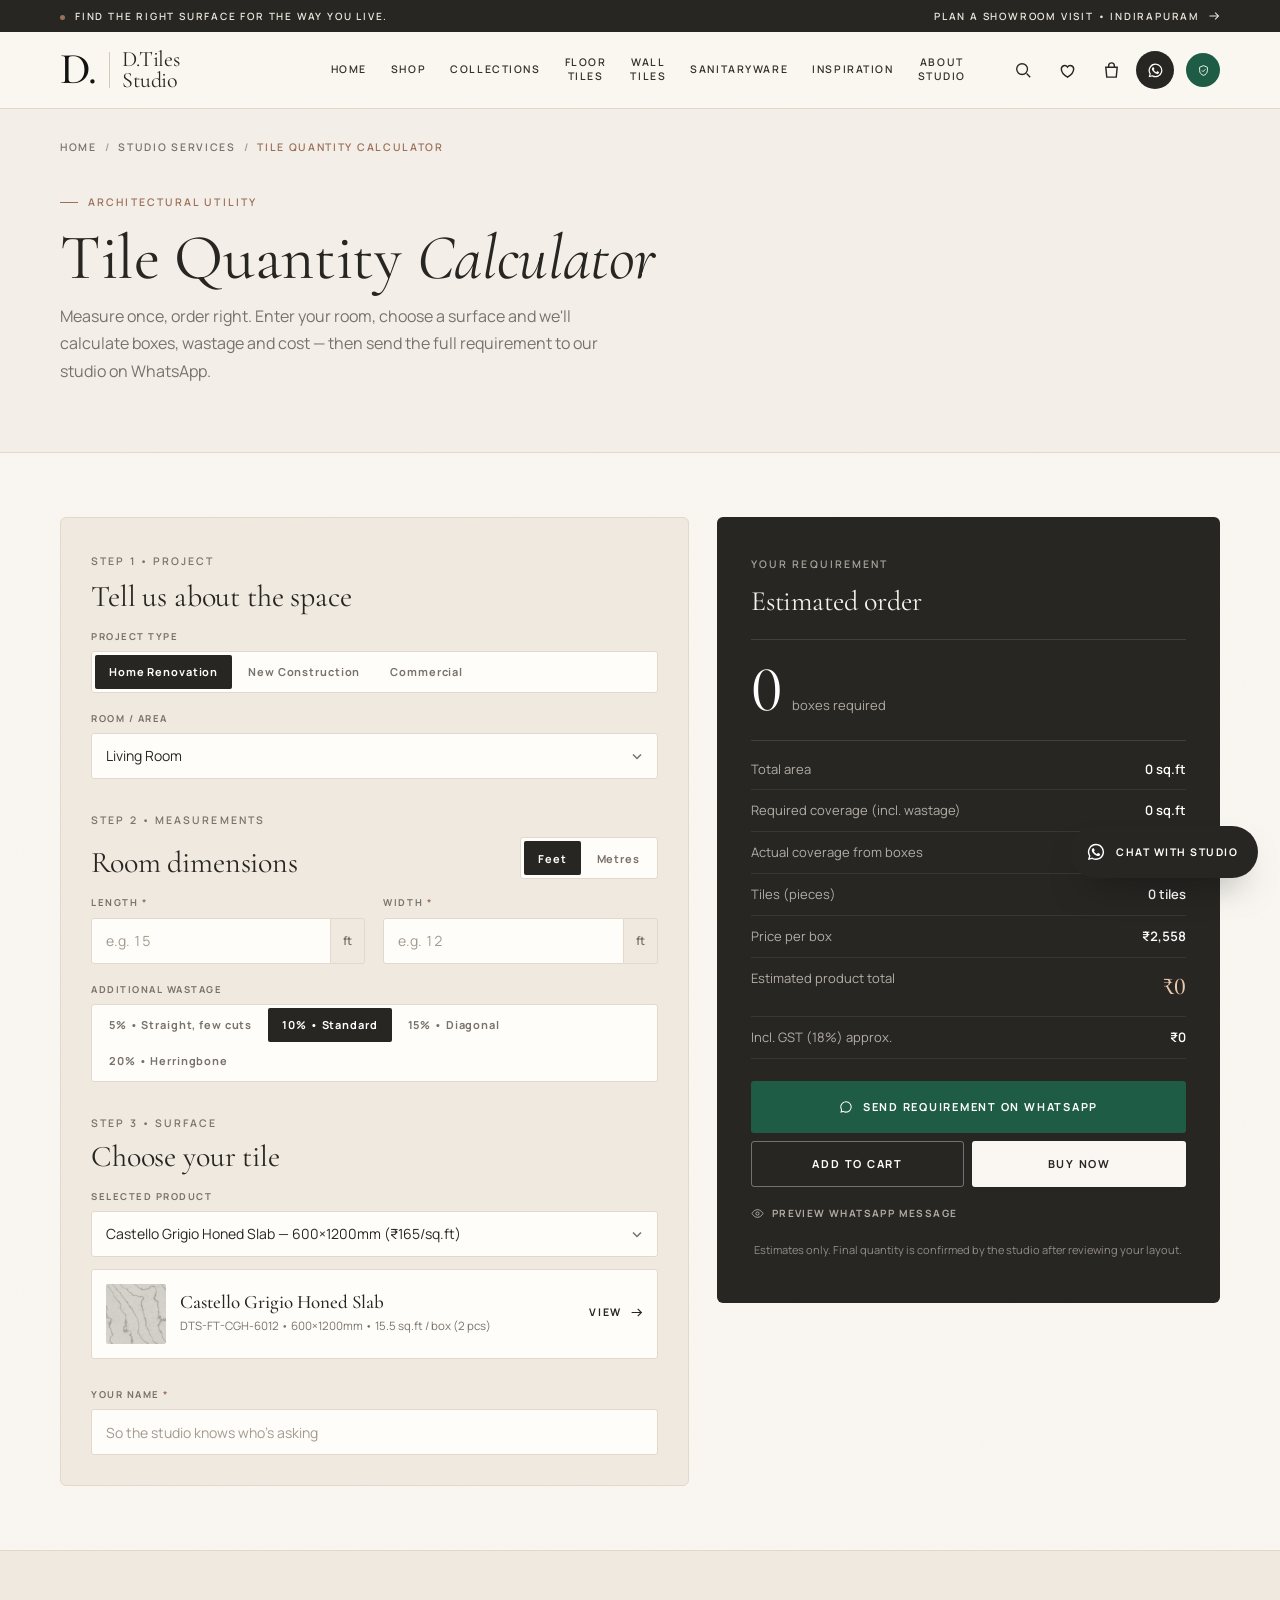
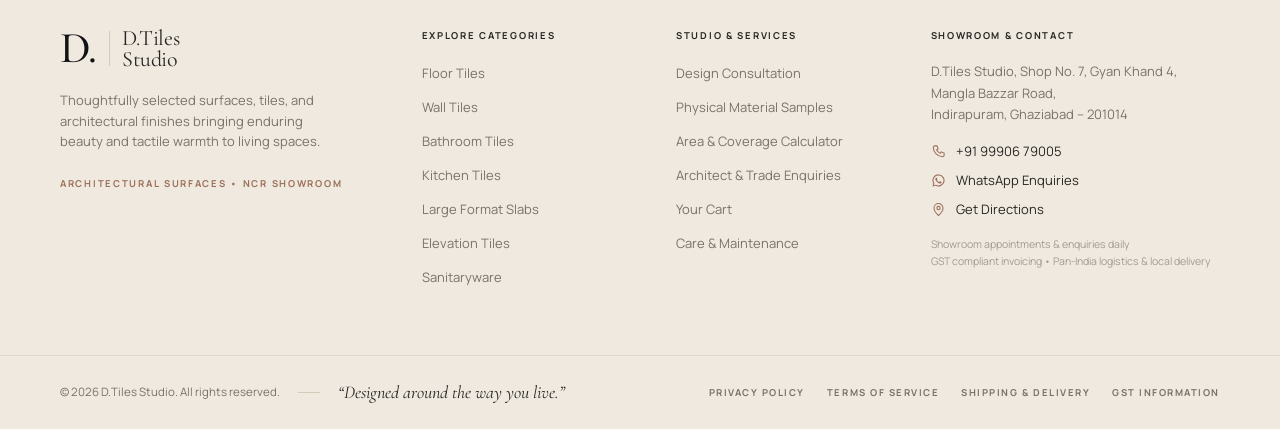
<file: calculator.html>
<!doctype html>
<html lang="en-IN">
<head>
<meta charset="utf-8">
<meta name="viewport" content="width=device-width, initial-scale=1">
<title>Tile Quantity Calculator — D.Tiles Studio</title>
<meta name="description" content="Calculate exactly how many boxes of tiles you need, including wastage, and send the requirement to D.Tiles Studio on WhatsApp for a quotation.">
<meta name="theme-color" content="#FAF7F2">
<link rel="icon" href="assets/img/favicon.svg" type="image/svg+xml">
<link rel="preconnect" href="https://fonts.googleapis.com">
<link rel="preconnect" href="https://fonts.gstatic.com" crossorigin>
<link href="https://fonts.googleapis.com/css2?family=Cormorant+Garamond:ital,wght@0,400;0,500;0,600;1,400;1,500&family=Manrope:wght@400;500;600;700&display=swap" rel="stylesheet">
<link rel="stylesheet" href="assets/css/style.css">
</head>
<body data-page="calculator" data-nav="calculator">
<main id="main">
  <section class="page-title">
    <div class="wrap">
      <nav class="crumbs" aria-label="Breadcrumb"><a href="index.html">Home</a><span class="sep">/</span><a href="shop.html">Studio Services</a><span class="sep">/</span><span class="cur">Tile Quantity Calculator</span></nav>
      <span class="eyebrow terra"><span class="dash"></span>Architectural Utility</span>
      <h1>Tile Quantity <em class="it">Calculator</em></h1>
      <p class="lead">Measure once, order right. Enter your room, choose a surface and we'll calculate boxes, wastage and cost — then send the full requirement to our studio on WhatsApp.</p>
    </div>
  </section>

  <section class="section-sm">
    <div class="wrap calc-grid">
      <form class="panel" id="calc-form" novalidate onsubmit="return false">
        <input type="hidden" name="projectType" value="Home Renovation">
        <input type="hidden" name="wastage" value="10">

        <span class="eyebrow">Step 1 • Project</span>
        <h2 style="margin-bottom:16px">Tell us about the space</h2>
        <div class="field" style="margin-bottom:18px"><span class="flabel">Project Type</span>
          <div class="seg" id="ptype-seg"><button type="button" class="on">Home Renovation</button><button type="button">New Construction</button><button type="button">Commercial</button></div>
        </div>
        <div class="form-grid" style="margin-bottom:28px">
          <div class="field full"><label for="c-room">Room / Area</label>
            <select class="select" id="c-room" name="room">
              <option>Living Room</option><option>Bedroom</option><option>Bathroom</option><option>Kitchen</option><option>Dining Room</option><option>Foyer / Passage</option><option>Balcony / Terrace</option><option>Outdoor / Elevation</option><option>Office / Commercial</option>
            </select>
          </div>
        </div>

        <span class="eyebrow">Step 2 • Measurements</span>
        <div style="display:flex;justify-content:space-between;align-items:center;gap:12px;flex-wrap:wrap;margin:6px 0 16px">
          <h2>Room dimensions</h2>
          <div class="seg" id="unit-seg" aria-label="Units"><button type="button" data-unit="ft" class="on">Feet</button><button type="button" data-unit="m">Metres</button></div>
        </div>
        <div class="form-grid" style="margin-bottom:18px">
          <div class="field"><label for="c-l">Length <span class="req">*</span></label><div class="input-group has-suf"><input class="input num" id="c-l" name="length" inputmode="decimal" required data-type="number" placeholder="e.g. 15"><span class="suf" data-unit-suf>ft</span></div><span class="err">Enter the room length.</span></div>
          <div class="field"><label for="c-w">Width <span class="req">*</span></label><div class="input-group has-suf"><input class="input num" id="c-w" name="width" inputmode="decimal" required data-type="number" placeholder="e.g. 12"><span class="suf" data-unit-suf>ft</span></div><span class="err">Enter the room width.</span></div>
        </div>
        <div class="field" style="margin-bottom:28px"><span class="flabel">Additional Wastage</span>
          <div class="seg" id="waste-seg"><button type="button" data-w="5">5% • Straight, few cuts</button><button type="button" data-w="10" class="on">10% • Standard</button><button type="button" data-w="15">15% • Diagonal</button><button type="button" data-w="20">20% • Herringbone</button></div>
        </div>

        <span class="eyebrow">Step 3 • Surface</span>
        <h2 style="margin:6px 0 16px">Choose your tile</h2>
        <div class="field"><label for="c-sku">Selected Product</label><select class="select" id="c-sku" name="sku"></select></div>
        <div class="calc-prod" id="calc-prod"></div>

        <div class="form-grid" style="margin-top:28px">
          <div class="field full"><label for="c-name">Your Name <span class="req">*</span></label><input class="input" id="c-name" name="name" required placeholder="So the studio knows who's asking" autocomplete="name"><span class="err">Please enter your name.</span></div>
        </div>
      </form>

      <aside class="calc-result" aria-live="polite">
        <span class="eyebrow">Your requirement</span>
        <h3>Estimated order</h3>
        <div class="big"><b class="num" id="r-boxes">0</b><span>boxes required</span></div>
        <div class="lines">
          <div><span>Total area</span><b class="num" id="r-area">—</b></div>
          <div><span>Required coverage (incl. wastage)</span><b class="num" id="r-req">—</b></div>
          <div><span>Actual coverage from boxes</span><b class="num" id="r-act">—</b></div>
          <div><span>Tiles (pieces)</span><b class="num" id="r-pcs">—</b></div>
          <div><span>Price per box</span><b class="num" id="r-ppb">—</b></div>
          <div class="total"><span>Estimated product total</span><b class="num" id="r-total">—</b></div>
          <div><span>Incl. GST (18%) approx.</span><b class="num" id="r-gst">—</b></div>
        </div>
        <button class="btn btn-wa btn-block" id="calc-send" type="button" style="height:52px"><svg viewBox="0 0 24 24" fill="currentColor"><path d="M12 2.2A9.7 9.7 0 0 0 3.6 16.8L2.3 21.7l5-1.3A9.7 9.7 0 1 0 12 2.2Zm0 17.7a8 8 0 0 1-4.1-1.1l-.3-.2-3 .8.8-2.9-.2-.3A8 8 0 1 1 12 19.9Z"/></svg> Send Requirement on WhatsApp</button>
        <div style="display:grid;grid-template-columns:1fr 1fr;gap:8px;margin-top:8px">
          <button class="btn btn-ghost-light" id="calc-cart" type="button">Add to Cart</button>
          <button class="btn btn-light" id="calc-buy" type="button">Buy Now</button>
        </div>
        <details class="wa-preview" id="calc-preview" style="color:#E9E2D8"><summary style="color:rgba(233,226,216,.7)"><svg viewBox="0 0 20 20" fill="none" stroke="currentColor" stroke-width="1.4"><path d="M1.5 10S4.5 4 10 4s8.5 6 8.5 6-3 6-8.5 6-8.5-6-8.5-6Z"/><circle cx="10" cy="10" r="2.5"/></svg> Preview WhatsApp message</summary><pre></pre></details>
        <p class="note">Estimates only. Final quantity is confirmed by the studio after reviewing your layout.</p>
      </aside>
    </div>
  </section>
</main>
<script src="assets/js/data.js"></script>
<script src="assets/js/textures.js"></script>
<script src="assets/js/whatsapp.js"></script>
<script src="assets/js/app.js"></script>
</body>
</html>
</file>
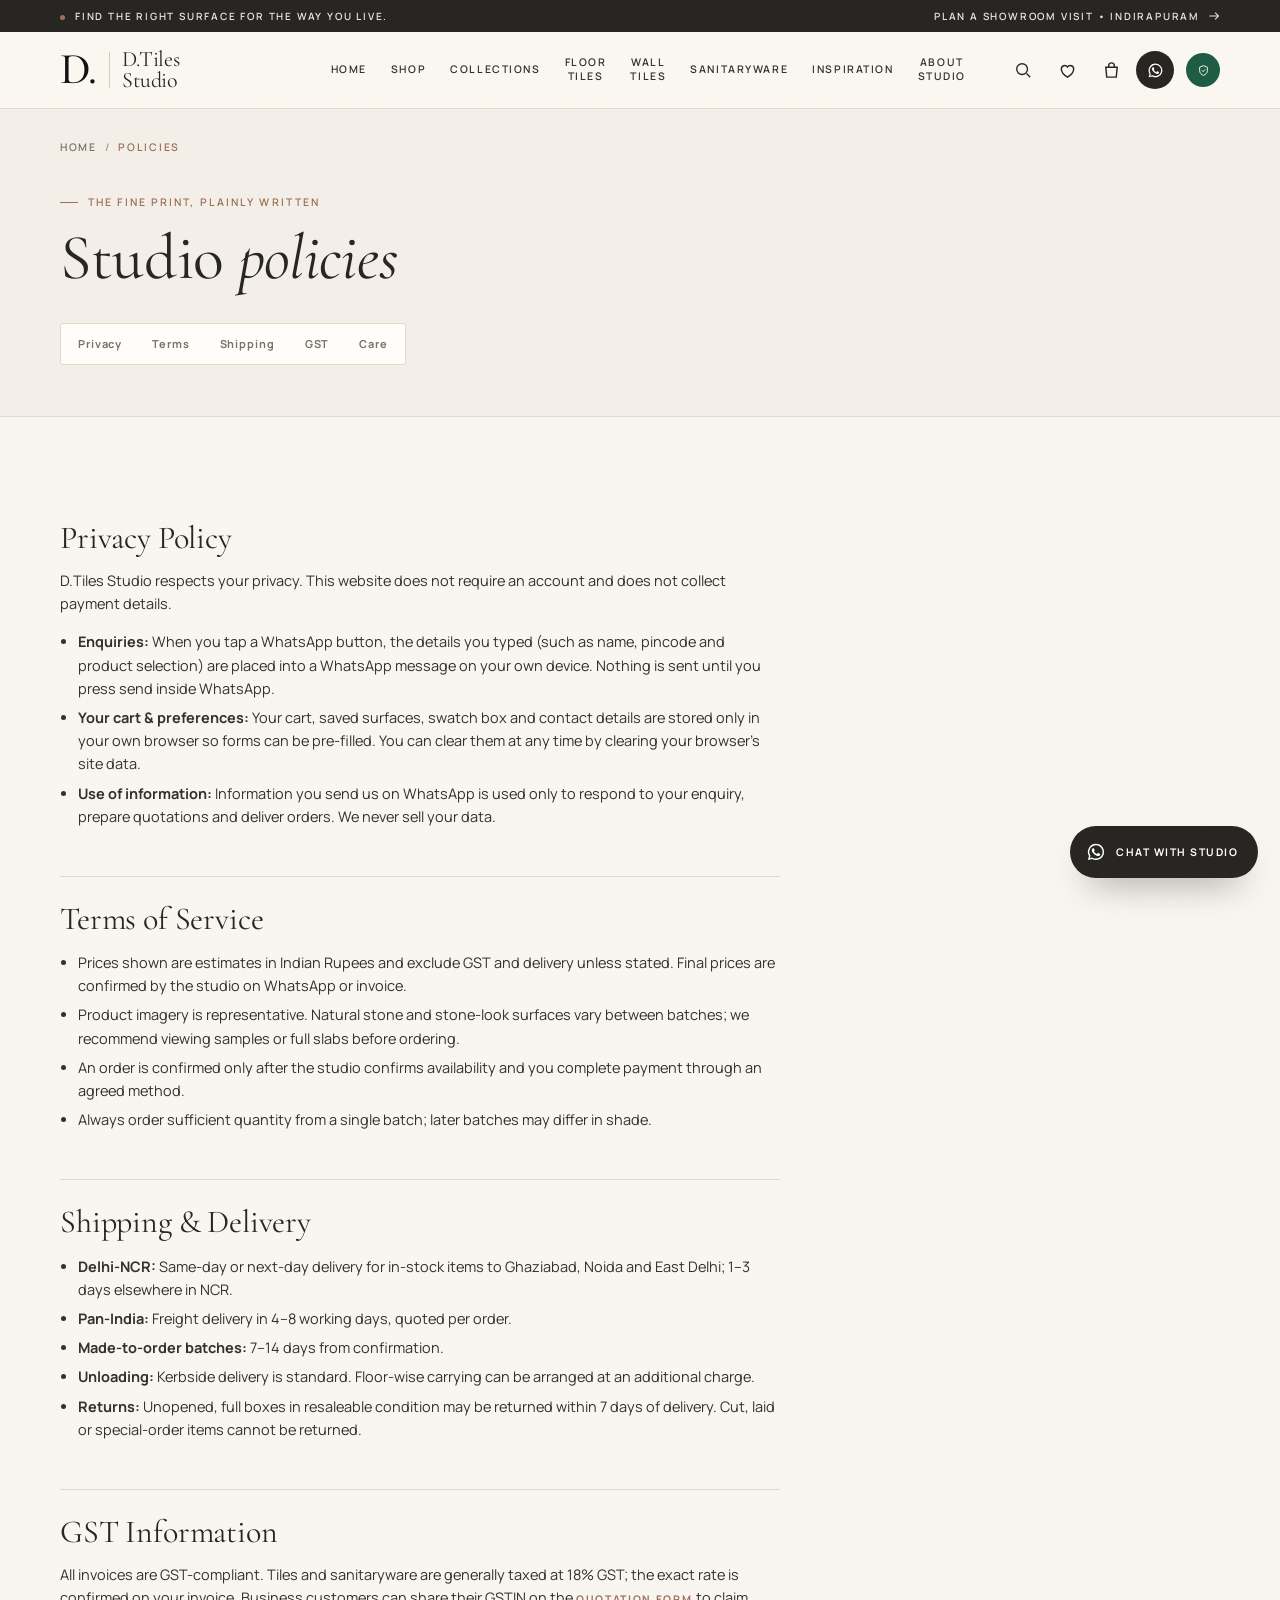
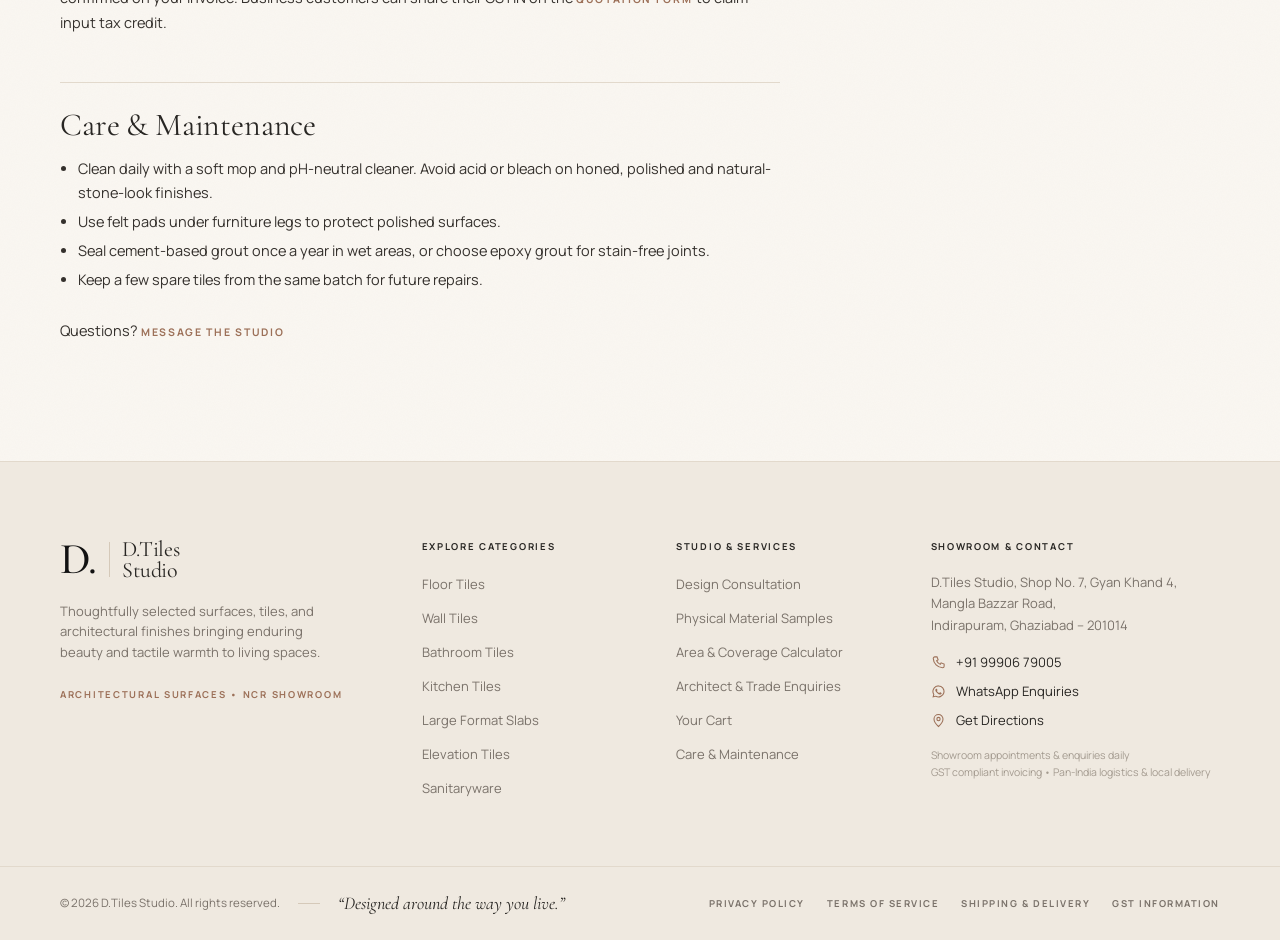
<file: policies.html>
<!doctype html>
<html lang="en-IN">
<head>
<meta charset="utf-8">
<meta name="viewport" content="width=device-width, initial-scale=1">
<title>Policies — Privacy, Terms, Shipping &amp; GST | D.Tiles Studio</title>
<meta name="description" content="D.Tiles Studio privacy policy, terms of service, shipping and delivery, GST information and care guide.">
<meta name="theme-color" content="#FAF7F2">
<link rel="icon" href="assets/img/favicon.svg" type="image/svg+xml">
<link rel="preconnect" href="https://fonts.googleapis.com">
<link rel="preconnect" href="https://fonts.gstatic.com" crossorigin>
<link href="https://fonts.googleapis.com/css2?family=Cormorant+Garamond:ital,wght@0,400;0,500;0,600;1,400;1,500&family=Manrope:wght@400;500;600;700&display=swap" rel="stylesheet">
<link rel="stylesheet" href="assets/css/style.css">
</head>
<body data-page="policies" data-nav="policies">
<main id="main">
  <section class="page-title">
    <div class="wrap">
      <nav class="crumbs" aria-label="Breadcrumb"><a href="index.html">Home</a><span class="sep">/</span><span class="cur">Policies</span></nav>
      <span class="eyebrow terra"><span class="dash"></span>The Fine Print, Plainly Written</span>
      <h1>Studio <em class="it">policies</em></h1>
      <div class="seg" style="margin-top:20px"><button onclick="location.hash='privacy'">Privacy</button><button onclick="location.hash='terms'">Terms</button><button onclick="location.hash='shipping'">Shipping</button><button onclick="location.hash='gst'">GST</button><button onclick="location.hash='care'">Care</button></div>
    </div>
  </section>
  <section class="section">
    <div class="wrap">
      <article class="prose">
        <h2 id="privacy">Privacy Policy</h2>
        <p>D.Tiles Studio respects your privacy. This website does not require an account and does not collect payment details.</p>
        <ul>
          <li><b>Enquiries:</b> When you tap a WhatsApp button, the details you typed (such as name, pincode and product selection) are placed into a WhatsApp message on your own device. Nothing is sent until you press send inside WhatsApp.</li>
          <li><b>Your cart &amp; preferences:</b> Your cart, saved surfaces, swatch box and contact details are stored only in your own browser so forms can be pre-filled. You can clear them at any time by clearing your browser's site data.</li>
          <li><b>Use of information:</b> Information you send us on WhatsApp is used only to respond to your enquiry, prepare quotations and deliver orders. We never sell your data.</li>
        </ul>

        <h2 id="terms">Terms of Service</h2>
        <ul>
          <li>Prices shown are estimates in Indian Rupees and exclude GST and delivery unless stated. Final prices are confirmed by the studio on WhatsApp or invoice.</li>
          <li>Product imagery is representative. Natural stone and stone-look surfaces vary between batches; we recommend viewing samples or full slabs before ordering.</li>
          <li>An order is confirmed only after the studio confirms availability and you complete payment through an agreed method.</li>
          <li>Always order sufficient quantity from a single batch; later batches may differ in shade.</li>
        </ul>

        <h2 id="shipping">Shipping &amp; Delivery</h2>
        <ul>
          <li><b>Delhi-NCR:</b> Same-day or next-day delivery for in-stock items to Ghaziabad, Noida and East Delhi; 1–3 days elsewhere in NCR.</li>
          <li><b>Pan-India:</b> Freight delivery in 4–8 working days, quoted per order.</li>
          <li><b>Made-to-order batches:</b> 7–14 days from confirmation.</li>
          <li><b>Unloading:</b> Kerbside delivery is standard. Floor-wise carrying can be arranged at an additional charge.</li>
          <li><b>Returns:</b> Unopened, full boxes in resaleable condition may be returned within 7 days of delivery. Cut, laid or special-order items cannot be returned.</li>
        </ul>

        <h2 id="gst">GST Information</h2>
        <p>All invoices are GST-compliant. Tiles and sanitaryware are generally taxed at 18% GST; the exact rate is confirmed on your invoice. Business customers can share their GSTIN on the <a class="link-arrow terra" href="quote.html">quotation form</a> to claim input tax credit.</p>

        <h2 id="care">Care &amp; Maintenance</h2>
        <ul>
          <li>Clean daily with a soft mop and pH-neutral cleaner. Avoid acid or bleach on honed, polished and natural-stone-look finishes.</li>
          <li>Use felt pads under furniture legs to protect polished surfaces.</li>
          <li>Seal cement-based grout once a year in wet areas, or choose epoxy grout for stain-free joints.</li>
          <li>Keep a few spare tiles from the same batch for future repairs.</li>
        </ul>
        <p style="margin-top:28px">Questions? <a class="link-arrow terra" href="#" data-contact>Message the studio</a></p>
      </article>
    </div>
  </section>
</main>
<script src="assets/js/data.js"></script>
<script src="assets/js/textures.js"></script>
<script src="assets/js/whatsapp.js"></script>
<script src="assets/js/app.js"></script>
</body>
</html>
</file>
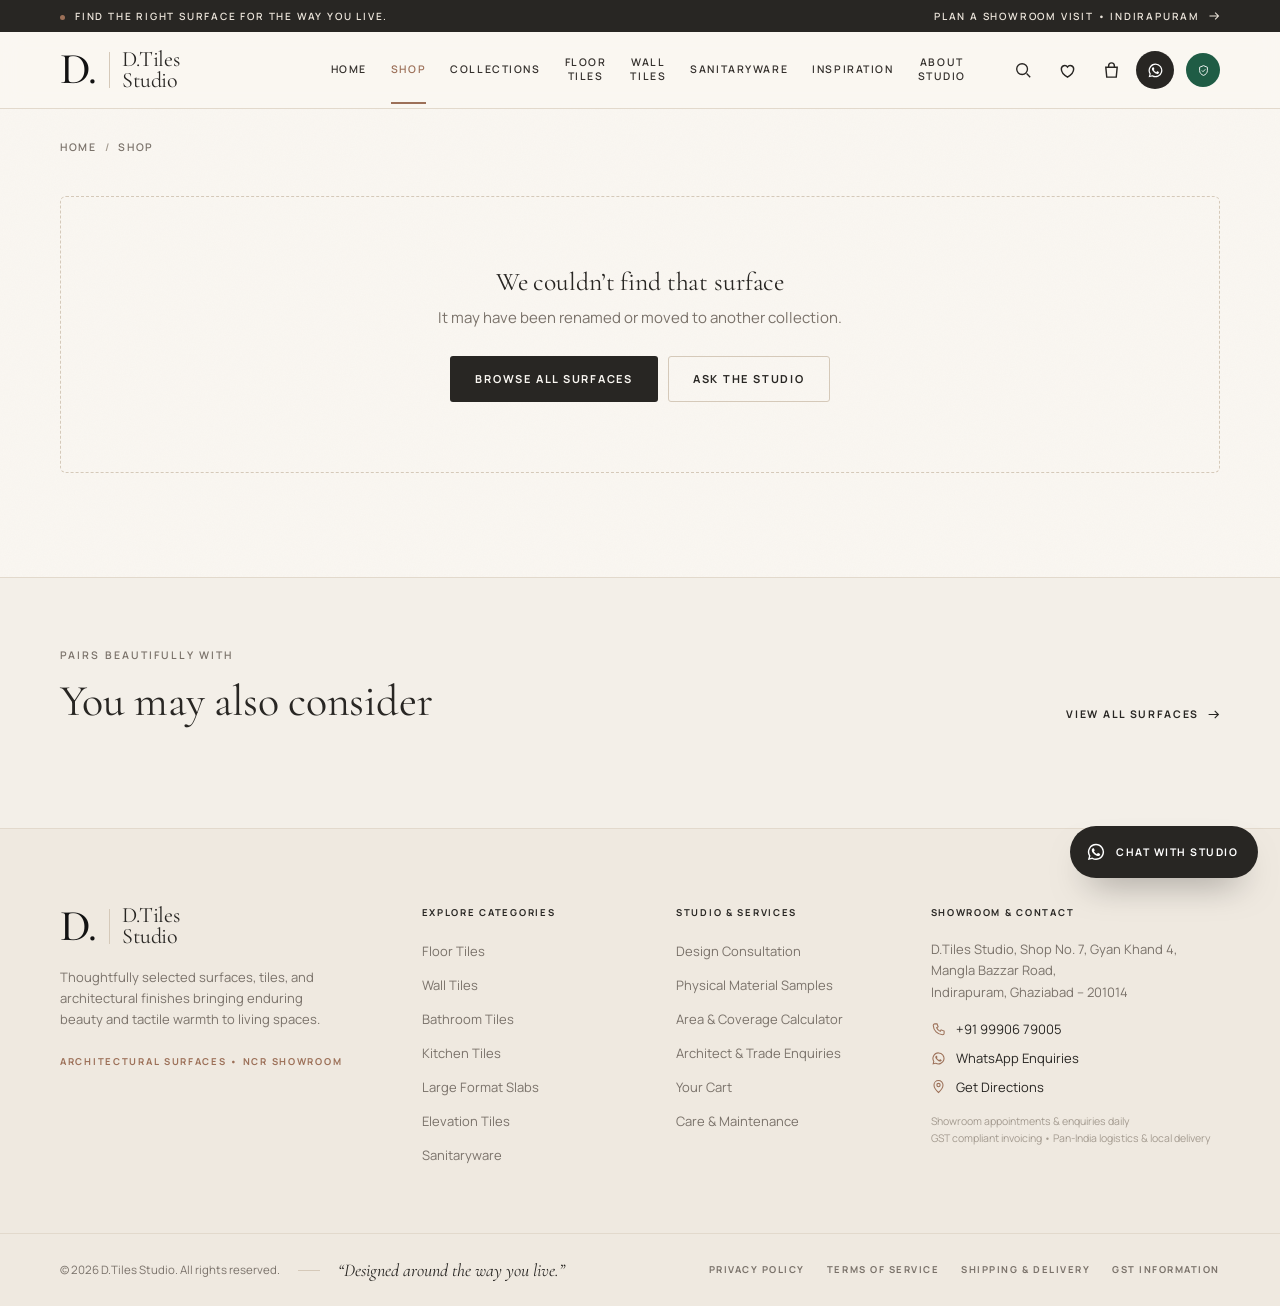
<file: product.html>
<!doctype html>
<html lang="en-IN">
<head>
<meta charset="utf-8">
<meta name="viewport" content="width=device-width, initial-scale=1">
<title>Surface — D.Tiles Studio</title>
<meta name="description" content="Premium surfaces from D.Tiles Studio, Indirapuram.">
<meta name="theme-color" content="#FAF7F2">
<link rel="icon" href="assets/img/favicon.svg" type="image/svg+xml">
<link rel="preconnect" href="https://fonts.googleapis.com">
<link rel="preconnect" href="https://fonts.gstatic.com" crossorigin>
<link rel="preconnect" href="https://images.unsplash.com">
<link href="https://fonts.googleapis.com/css2?family=Cormorant+Garamond:ital,wght@0,400;0,500;0,600;1,400;1,500&family=Manrope:wght@400;500;600;700&display=swap" rel="stylesheet">
<link rel="stylesheet" href="assets/css/style.css">
</head>
<body data-page="product" data-nav="shop">
<main id="main">
  <section class="section-sm" style="padding-top:30px">
    <div class="wrap">
      <nav class="crumbs" id="crumbs" aria-label="Breadcrumb" style="margin-bottom:30px"><a href="index.html">Home</a><span class="sep">/</span><a href="collection.html">Shop</a></nav>
      <div id="pdp"></div>
    </div>
  </section>

  <section class="section-sm bg-limestone" style="border-top:1px solid var(--line)">
    <div class="wrap">
      <div class="section-head"><div><span class="eyebrow">Pairs Beautifully With</span><h2>You may also consider</h2></div><a class="link-arrow" href="collection.html">View all surfaces <svg viewBox="0 0 16 16" fill="none" stroke="currentColor" stroke-width="1.4"><path d="M2 8h12M9.5 3.5 14 8l-4.5 4.5"/></svg></a></div>
      <div class="prod-grid" id="related"></div>
    </div>
  </section>
</main>
<script src="assets/js/data.js"></script>
<script src="assets/js/textures.js"></script>
<script src="assets/js/whatsapp.js"></script>
<script src="assets/js/app.js"></script>
</body>
</html>
</file>
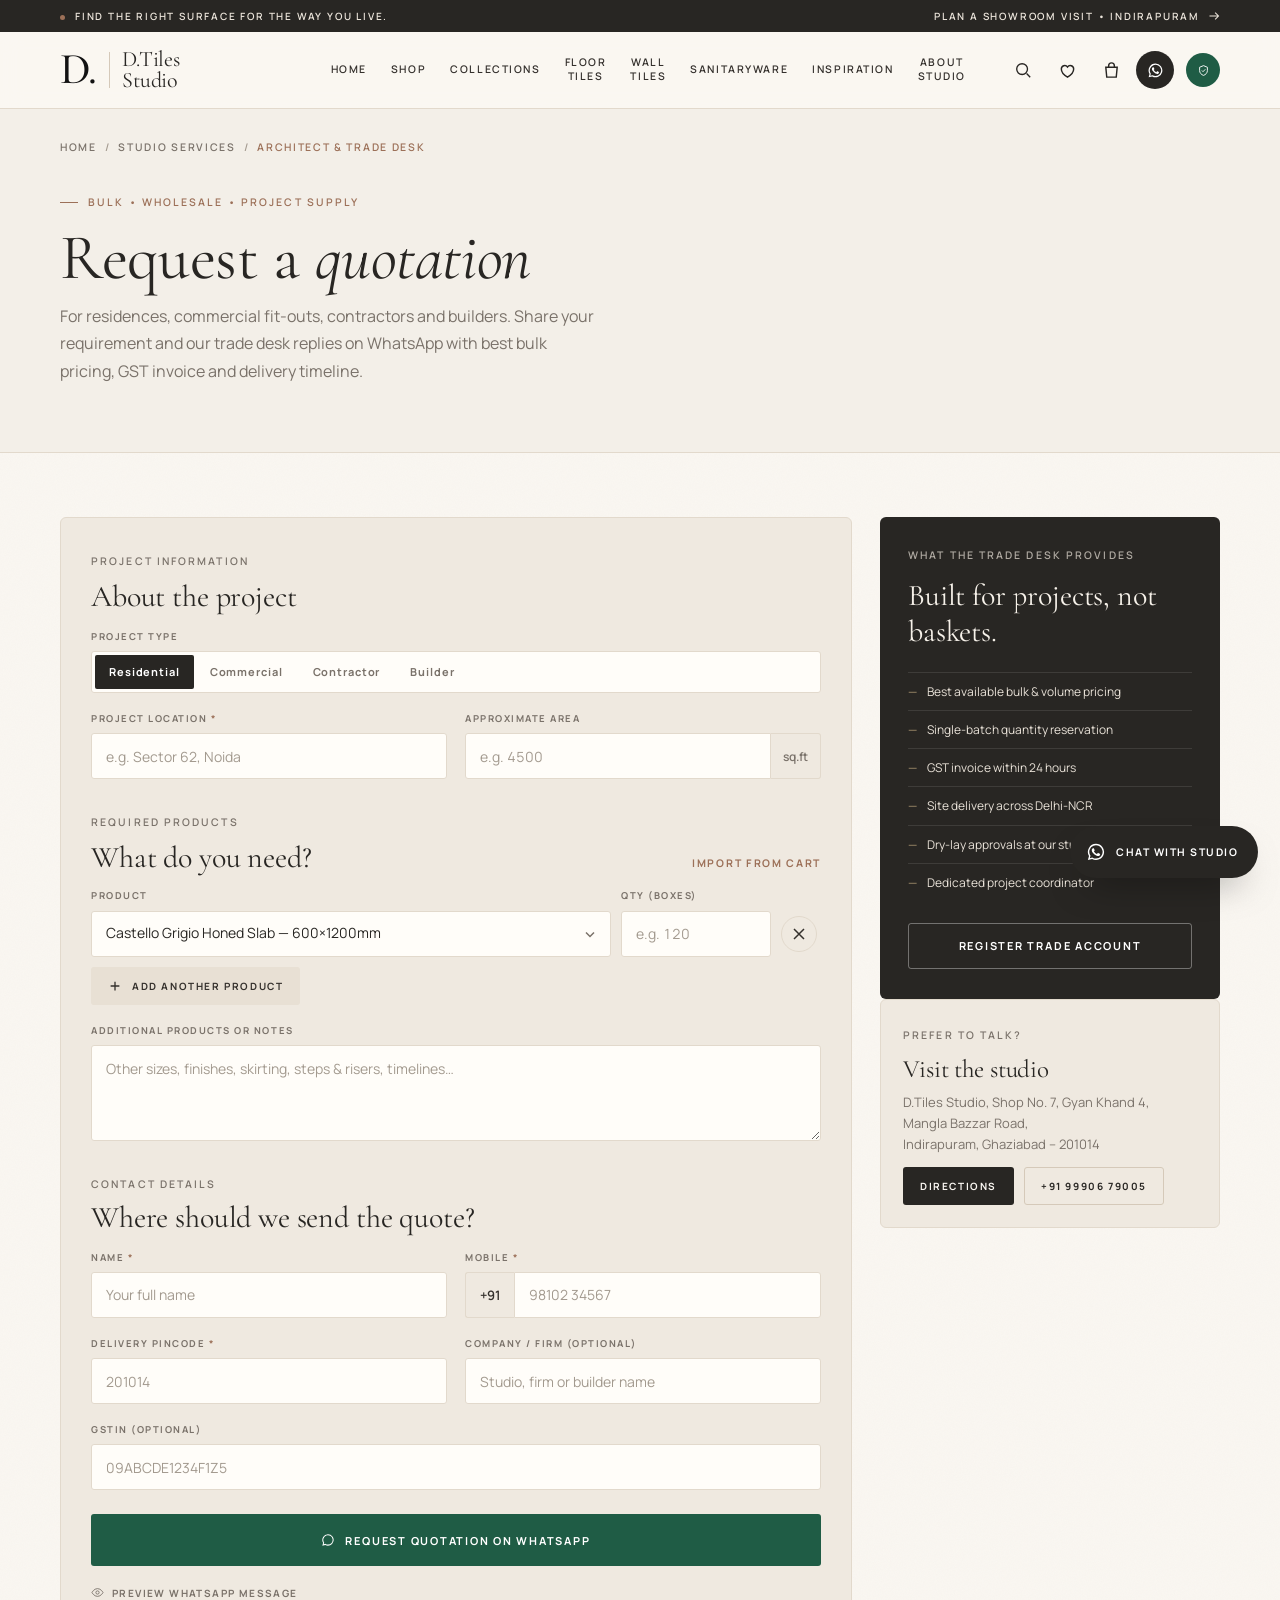
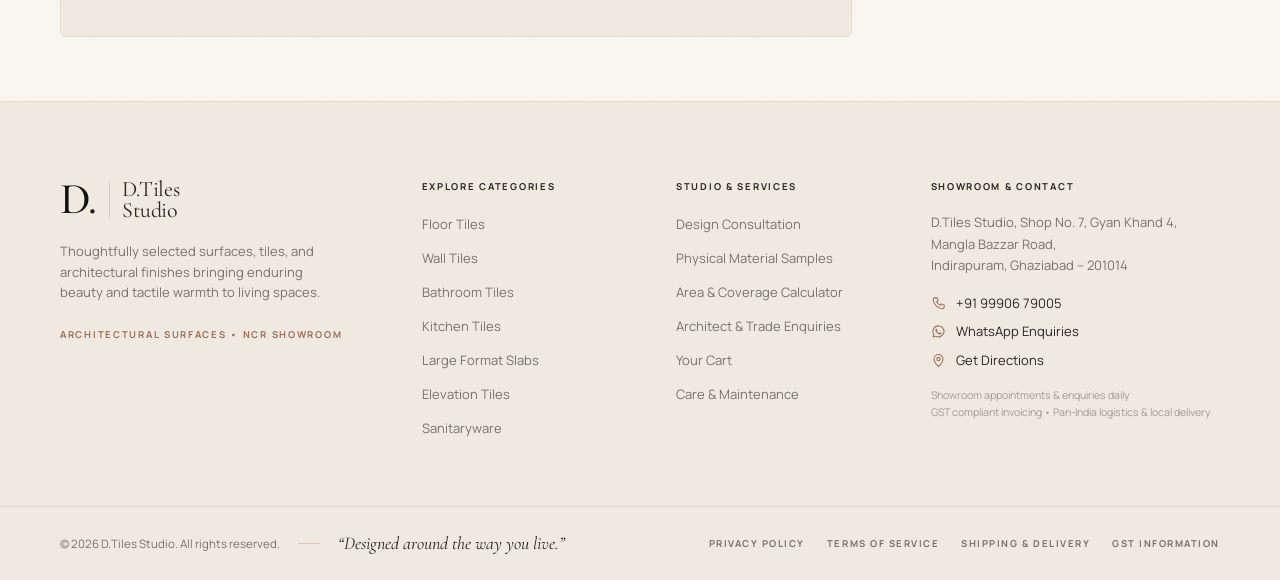
<file: quote.html>
<!doctype html>
<html lang="en-IN">
<head>
<meta charset="utf-8">
<meta name="viewport" content="width=device-width, initial-scale=1">
<title>Bulk &amp; Trade Quotation — D.Tiles Studio</title>
<meta name="description" content="Request a bulk or wholesale tile quotation from D.Tiles Studio for residential, commercial, contractor and builder projects. GST invoicing and NCR delivery.">
<meta name="theme-color" content="#FAF7F2">
<link rel="icon" href="assets/img/favicon.svg" type="image/svg+xml">
<link rel="preconnect" href="https://fonts.googleapis.com">
<link rel="preconnect" href="https://fonts.gstatic.com" crossorigin>
<link rel="preconnect" href="https://images.unsplash.com">
<link href="https://fonts.googleapis.com/css2?family=Cormorant+Garamond:ital,wght@0,400;0,500;0,600;1,400;1,500&family=Manrope:wght@400;500;600;700&display=swap" rel="stylesheet">
<link rel="stylesheet" href="assets/css/style.css">
</head>
<body data-page="quote" data-nav="quote">
<main id="main">
  <section class="page-title">
    <div class="wrap">
      <nav class="crumbs" aria-label="Breadcrumb"><a href="index.html">Home</a><span class="sep">/</span><a href="shop.html">Studio Services</a><span class="sep">/</span><span class="cur">Architect &amp; Trade Desk</span></nav>
      <span class="eyebrow terra"><span class="dash"></span>Bulk • Wholesale • Project Supply</span>
      <h1>Request a <em class="it">quotation</em></h1>
      <p class="lead">For residences, commercial fit-outs, contractors and builders. Share your requirement and our trade desk replies on WhatsApp with best bulk pricing, GST invoice and delivery timeline.</p>
    </div>
  </section>

  <section class="section-sm">
    <div class="wrap samples-grid">
      <form class="panel" id="quote-form" novalidate>
        <input type="hidden" name="projectType" value="Residential">
        <span class="eyebrow">Project Information</span>
        <h2 style="margin-bottom:16px">About the project</h2>
        <div class="field" style="margin-bottom:18px"><span class="flabel">Project Type</span>
          <div class="seg" id="q-type"><button type="button" class="on">Residential</button><button type="button">Commercial</button><button type="button">Contractor</button><button type="button">Builder</button></div>
        </div>
        <div class="form-grid" style="margin-bottom:30px">
          <div class="field"><label for="q-loc">Project Location <span class="req">*</span></label><input class="input" id="q-loc" name="location" required placeholder="e.g. Sector 62, Noida"><span class="err">Please enter the project location.</span></div>
          <div class="field"><label for="q-area">Approximate Area</label><div class="input-group has-suf"><input class="input num" id="q-area" name="area" inputmode="decimal" placeholder="e.g. 4500"><span class="suf">sq.ft</span></div></div>
        </div>

        <div style="display:flex;justify-content:space-between;align-items:flex-end;gap:12px;flex-wrap:wrap;margin-bottom:14px">
          <div><span class="eyebrow">Required Products</span><h2>What do you need?</h2></div>
          <button class="link-arrow terra" type="button" id="q-cart">Import from cart</button>
        </div>
        <div id="q-rows"></div>
        <button class="btn btn-sm" type="button" id="q-add" style="background:var(--sand-2)"><svg viewBox="0 0 16 16" fill="none" stroke="currentColor" stroke-width="1.5"><path d="M8 3v10M3 8h10"/></svg> Add another product</button>
        <div class="field" style="margin:18px 0 30px"><label for="q-extra">Additional products or notes</label><textarea class="textarea" id="q-extra" name="extra" placeholder="Other sizes, finishes, skirting, steps & risers, timelines…"></textarea></div>

        <span class="eyebrow">Contact Details</span>
        <h2 style="margin:6px 0 16px">Where should we send the quote?</h2>
        <div id="q-fields"></div>
        <button class="btn btn-wa btn-block" type="submit" style="height:52px;margin-top:24px"><svg viewBox="0 0 24 24" fill="currentColor"><path d="M12 2.2A9.7 9.7 0 0 0 3.6 16.8L2.3 21.7l5-1.3A9.7 9.7 0 1 0 12 2.2Zm0 17.7a8 8 0 0 1-4.1-1.1l-.3-.2-3 .8.8-2.9-.2-.3A8 8 0 1 1 12 19.9Z"/></svg> Request Quotation on WhatsApp</button>
        <details class="wa-preview" id="quote-preview"><summary><svg viewBox="0 0 20 20" fill="none" stroke="currentColor" stroke-width="1.4"><path d="M1.5 10S4.5 4 10 4s8.5 6 8.5 6-3 6-8.5 6-8.5-6-8.5-6Z"/><circle cx="10" cy="10" r="2.5"/></svg> Preview WhatsApp message</summary><pre></pre></details>
      </form>

      <aside>
        <div class="trade-card reveal" style="min-height:auto">
          <span class="eyebrow">What the trade desk provides</span>
          <h3>Built for projects, not baskets.</h3>
          <ul class="pts">
            <li>Best available bulk &amp; volume pricing</li>
            <li>Single-batch quantity reservation</li>
            <li>GST invoice within 24 hours</li>
            <li>Site delivery across Delhi-NCR</li>
            <li>Dry-lay approvals at our studio</li>
            <li>Dedicated project coordinator</li>
          </ul>
          <button class="btn btn-ghost-light btn-block" data-trade>Register Trade Account</button>
        </div>
        <div class="side-card reveal">
          <span class="eyebrow">Prefer to talk?</span>
          <h3>Visit the studio</h3>
          <p class="small muted" data-address></p>
          <div class="btn-row" style="margin-top:12px"><a class="btn btn-dark btn-sm" href="#" data-directions>Directions</a><a class="btn btn-line btn-sm" data-tel>Call</a></div>
        </div>
      </aside>
    </div>
  </section>
</main>
<script src="assets/js/data.js"></script>
<script src="assets/js/textures.js"></script>
<script src="assets/js/whatsapp.js"></script>
<script src="assets/js/app.js"></script>
</body>
</html>
</file>
<file: assets/css/style.css>
/* ==========================================================================
   D.Tiles Studio — Surfaces • Spaces • Living
   Design system: warm limestone, editorial serif, restrained detailing.
   ========================================================================== */

:root {
  --limestone: #F3EFE8;
  --paper: #FAF7F2;
  --paper-2: #F6F2EB;
  --sand: #D8CBBD;
  --sand-2: #E8E0D4;
  --sand-3: #EFE9E0;
  --charcoal: #282623;
  --ink: #34302C;
  --muted: #7A726A;
  --muted-2: #A39A8F;
  --terracotta: #9C7058;
  --terracotta-d: #87604B;
  --olive: #7A7D6B;
  --brass: #B09A74;
  --line: #E2D9CC;
  --line-2: #D5C9B9;
  --white: #FFFDF9;
  --ok: #5F7A5A;

  --serif: "Cormorant Garamond", "Cormorant", Garamond, "Times New Roman", serif;
  --sans: "Manrope", system-ui, -apple-system, "Segoe UI", sans-serif;

  --r-sm: 3px;
  --r: 6px;
  --r-lg: 10px;
  --wrap: 1240px;
  --gut: clamp(16px, 4vw, 40px);
  --ease: cubic-bezier(.2,.7,.2,1);
}

*, *::before, *::after { box-sizing: border-box; }
html { -webkit-text-size-adjust: 100%; scroll-behavior: smooth; }
body {
  margin: 0;
  font-family: var(--sans);
  font-size: 15px;
  line-height: 1.6;
  color: var(--ink);
  background-color: var(--paper);
  background-image: url("data:image/svg+xml,%3Csvg xmlns='http://www.w3.org/2000/svg' width='220' height='220'%3E%3Cfilter id='n'%3E%3CfeTurbulence type='fractalNoise' baseFrequency='.85' numOctaves='3' stitchTiles='stitch'/%3E%3CfeColorMatrix values='0 0 0 0 .45 0 0 0 0 .38 0 0 0 0 .3 0 0 0 .035 0'/%3E%3C/filter%3E%3Crect width='100%25' height='100%25' filter='url(%23n)'/%3E%3C/svg%3E");
  -webkit-font-smoothing: antialiased;
  text-rendering: optimizeLegibility;
  overflow-x: hidden;
}
img { max-width: 100%; display: block; }
a { color: inherit; text-decoration: none; }
button { font: inherit; color: inherit; cursor: pointer; background: none; border: 0; padding: 0; }
input, select, textarea { font: inherit; color: inherit; }
::selection { background: var(--sand); color: var(--charcoal); }
:focus-visible { outline: 1.5px solid var(--terracotta); outline-offset: 3px; }

.wrap { width: 100%; max-width: var(--wrap); margin: 0 auto; padding: 0 var(--gut); }
.num { font-variant-numeric: tabular-nums lining-nums; }
.sr-only { position: absolute; width: 1px; height: 1px; overflow: hidden; clip: rect(0 0 0 0); white-space: nowrap; }

/* ---------- Typography ---------- */
h1, h2, h3, h4, .serif { font-family: var(--serif); font-weight: 400; color: var(--charcoal); letter-spacing: -.005em; margin: 0; }
h1 { font-size: clamp(38px, 5.4vw, 64px); line-height: 1.04; }
h2 { font-size: clamp(30px, 3.6vw, 44px); line-height: 1.1; }
h3 { font-size: clamp(22px, 2vw, 26px); line-height: 1.2; }
h4 { font-size: 20px; line-height: 1.25; }
em.it, .it { font-style: italic; }
.it-terra { font-style: italic; color: var(--terracotta); }
p { margin: 0 0 1em; }
.lead { font-size: 16px; color: var(--muted); max-width: 54ch; line-height: 1.7; }
.eyebrow {
  font-family: var(--sans); font-size: 10.5px; font-weight: 600; letter-spacing: .2em;
  text-transform: uppercase; color: var(--muted); display: inline-flex; align-items: center; gap: 10px;
}
.eyebrow.terra { color: var(--terracotta); }
.eyebrow .dash { width: 18px; height: 1px; background: currentColor; display: inline-block; }
.micro { font-size: 10.5px; letter-spacing: .16em; text-transform: uppercase; font-weight: 600; }
.small { font-size: 13px; }
.muted { color: var(--muted); }
.rule { height: 1px; background: var(--line); border: 0; margin: 0; }

/* ---------- Buttons ---------- */
.btn {
  display: inline-flex; align-items: center; justify-content: center; gap: 10px;
  height: 46px; padding: 0 24px; border-radius: var(--r-sm);
  font-size: 11px; font-weight: 700; letter-spacing: .16em; text-transform: uppercase;
  transition: background .25s var(--ease), color .25s var(--ease), border-color .25s var(--ease), transform .25s var(--ease);
  white-space: nowrap; border: 1px solid transparent;
}
.btn svg { width: 14px; height: 14px; flex: none; transition: transform .25s var(--ease); }
.btn:hover svg.arrow { transform: translateX(3px); }
.btn-dark { background: var(--charcoal); color: var(--paper); }
.btn-dark:hover { background: #000; }
.btn-terra { background: var(--terracotta); color: #fff; }
.btn-terra:hover { background: var(--terracotta-d); }
.btn-line { border-color: var(--line-2); color: var(--charcoal); background: transparent; }
.btn-line:hover { border-color: var(--charcoal); }
.btn-light { background: var(--paper); color: var(--charcoal); }
.btn-light:hover { background: #fff; }
.btn-ghost-light { border-color: rgba(255,255,255,.35); color: #fff; }
.btn-ghost-light:hover { border-color: #fff; }
.btn-wa { background: #1F5C45; color: #fff; }
.btn-wa:hover { background: #174A37; }
.btn-sm { height: 38px; padding: 0 16px; font-size: 10px; }
.btn-block { width: 100%; }
.link-arrow {
  display: inline-flex; align-items: center; gap: 8px; font-size: 10.5px; font-weight: 700;
  letter-spacing: .16em; text-transform: uppercase; color: var(--charcoal);
  border-bottom: 1px solid transparent; padding-bottom: 2px; transition: border-color .25s, gap .25s;
}
.link-arrow:hover { border-color: currentColor; gap: 12px; }
.link-arrow svg { width: 13px; height: 13px; }
.link-arrow.terra { color: var(--terracotta); }

/* ---------- Announcement bar ---------- */
.topbar { background: var(--charcoal); color: #EDE6DC; font-size: 10px; letter-spacing: .18em; text-transform: uppercase; font-weight: 600; }
.topbar .wrap { display: flex; justify-content: space-between; align-items: center; height: 32px; gap: 16px; }
.topbar .dot { width: 5px; height: 5px; border-radius: 50%; background: var(--terracotta); display: inline-block; margin-right: 10px; vertical-align: middle; }
.topbar a { display: inline-flex; align-items: center; gap: 8px; }
.topbar a:hover { color: #fff; }
.topbar svg { width: 12px; height: 12px; }

/* ---------- Header ---------- */
.site-header { position: sticky; top: 0; z-index: 60; background: rgba(250,247,242,.94); backdrop-filter: saturate(1.2) blur(10px); -webkit-backdrop-filter: saturate(1.2) blur(10px); border-bottom: 1px solid var(--line); transition: box-shadow .3s; }
.site-header.scrolled { box-shadow: 0 1px 0 var(--line), 0 10px 30px -24px rgba(40,38,35,.4); }
.site-header .wrap { display: flex; align-items: center; height: 76px; gap: 28px; }
.brand { display: inline-flex; align-items: center; gap: 12px; flex: none; }
.brand-mark {
  flex: none; font-family: var(--serif); font-weight: 500; font-size: 44px; line-height: .8;
  color: #121212; letter-spacing: -.03em; padding: 0 14px 0 0; border-right: 1px solid var(--line-2);
}
.brand-name { font-family: var(--serif); font-size: 22px; line-height: .95; color: var(--charcoal); letter-spacing: -.01em; }
.brand-name small { display: block; font-family: var(--sans); font-size: 8.5px; letter-spacing: .26em; text-transform: uppercase; color: var(--muted); margin-top: 5px; font-weight: 600; }
.nav { display: flex; align-items: center; gap: 4px; margin-left: auto; }
.nav a {
  position: relative; font-size: 10.5px; font-weight: 600; letter-spacing: .15em; text-transform: uppercase;
  color: var(--ink); padding: 8px 10px; line-height: 1.3; text-align: center; transition: color .2s;
}
.nav a::after { content: ""; position: absolute; left: 10px; right: 10px; bottom: -19px; height: 1.5px; background: var(--terracotta); transform: scaleX(0); transition: transform .3s var(--ease); }
.nav a:hover { color: var(--terracotta); }
.nav a.active { color: var(--terracotta); }
.nav a.active::after { transform: scaleX(1); }
.head-tools { display: flex; align-items: center; gap: 6px; }
.search-trigger {
  display: flex; align-items: center; gap: 8px; height: 36px; padding: 0 8px 0 12px; border: 1px solid var(--line);
  border-radius: var(--r-sm); background: var(--white); color: var(--muted); font-size: 12px; min-width: 150px; margin-right: 6px; transition: border-color .2s;
}
.search-trigger:hover { border-color: var(--line-2); }
.search-trigger svg { width: 14px; height: 14px; }
.search-trigger kbd { margin-left: auto; font-family: var(--sans); font-size: 9.5px; padding: 2px 6px; border-radius: 3px; background: var(--sand-3); color: var(--muted); border: 1px solid var(--line); }
.icon-btn { position: relative; width: 38px; height: 38px; display: grid; place-items: center; border-radius: 50%; transition: background .2s; color: var(--charcoal); }
.icon-btn:hover { background: var(--sand-3); }
.icon-btn svg { width: 19px; height: 19px; }
.icon-btn .badge {
  position: absolute; top: 3px; right: 2px; min-width: 16px; height: 16px; padding: 0 4px; border-radius: 10px;
  background: var(--terracotta); color: #fff; font-size: 9.5px; font-weight: 700; display: grid; place-items: center; line-height: 1;
  transform: scale(0); transition: transform .3s var(--ease);
}
.icon-btn .badge.show { transform: scale(1); }
.icon-btn .badge.bump { animation: bump .5s var(--ease); }
@keyframes bump { 40% { transform: scale(1.35); } }
.menu-btn { display: none; }
.admin-pill {
  display: inline-flex; align-items: center; gap: 7px; height: 34px; padding: 0 12px; margin-left: 6px; border-radius: 30px;
  background: #1F5C45; color: #fff; font-size: 9.5px; font-weight: 700; letter-spacing: .14em; text-transform: uppercase; white-space: nowrap; transition: background .2s;
}
.admin-pill:hover { background: #174A37; }
.admin-pill svg { width: 13px; height: 13px; }
@media (max-width: 1280px) { .admin-pill span { display: none; } .admin-pill { width: 34px; padding: 0; justify-content: center; } }
@media (max-width: 600px) { .admin-pill { display: none; } }

/* ---------- Mobile nav ---------- */
.mnav { position: fixed; inset: 0; z-index: 90; pointer-events: none; }
.mnav .scrim { position: absolute; inset: 0; background: rgba(28,26,24,.4); opacity: 0; transition: opacity .3s; }
.mnav .panel { position: absolute; top: 0; left: 0; bottom: 0; width: min(360px, 88vw); background: var(--paper); transform: translateX(-100%); transition: transform .4s var(--ease); display: flex; flex-direction: column; padding: 22px 24px; overflow-y: auto; }
.mnav.open { pointer-events: auto; }
.mnav.open .scrim { opacity: 1; }
.mnav.open .panel { transform: none; }
.mnav .panel nav { display: flex; flex-direction: column; margin-top: 26px; }
.mnav .panel nav a { font-family: var(--serif); font-size: 26px; padding: 10px 0; border-bottom: 1px solid var(--line); color: var(--charcoal); }
.mnav .panel nav a.active { color: var(--terracotta); font-style: italic; }
.mnav .mfoot { margin-top: auto; padding-top: 24px; font-size: 13px; color: var(--muted); }

/* ---------- Breadcrumb ---------- */
.crumbs { font-size: 10.5px; letter-spacing: .16em; text-transform: uppercase; color: var(--muted); font-weight: 600; display: flex; flex-wrap: wrap; gap: 8px; align-items: center; }
.crumbs a:hover { color: var(--charcoal); }
.crumbs span.sep { color: var(--muted-2); }
.crumbs .cur { color: var(--terracotta); }

/* ---------- Sections ---------- */
.section { padding: clamp(64px, 8vw, 110px) 0; }
.section-sm { padding: clamp(44px, 5vw, 70px) 0; }
.section-head { display: flex; align-items: flex-end; justify-content: space-between; gap: 32px; margin-bottom: 38px; flex-wrap: wrap; }
.section-head .eyebrow { margin-bottom: 14px; }
.section-head p { max-width: 44ch; color: var(--muted); margin: 0; font-size: 14px; }
.bg-limestone { background: var(--limestone); }
.bg-sand { background: var(--sand-3); }
.bg-dark { background: var(--charcoal); color: #E9E2D8; }
.bg-dark h1, .bg-dark h2, .bg-dark h3 { color: #F6F1E9; }
.center { text-align: center; }
.center .lead { margin-left: auto; margin-right: auto; }

/* Reveal on scroll */
.reveal { opacity: 0; transform: translateY(18px); transition: opacity .9s var(--ease), transform .9s var(--ease); }
.reveal.in { opacity: 1; transform: none; }
@media (prefers-reduced-motion: reduce) { .reveal { opacity: 1; transform: none; transition: none; } html { scroll-behavior: auto; } }

/* ---------- Photography ---------- */
.ph { position: relative; overflow: hidden; background: var(--sand-2); }
.ph img { width: 100%; height: 100%; object-fit: cover; filter: sepia(.12) saturate(.88) contrast(.98); transition: transform 1.2s var(--ease), opacity .6s; }
.ph img[data-loading] { opacity: 0; }
.hover-zoom:hover .ph img { transform: scale(1.04); }

/* ---------- Home hero ---------- */
.hero { padding: clamp(40px, 6vw, 80px) 0 clamp(48px, 6vw, 80px); background: var(--limestone); }
.hero-grid { display: grid; grid-template-columns: 1.05fr 1fr; gap: clamp(32px, 5vw, 80px); align-items: center; }
.hero h1 { margin: 20px 0 22px; }
.hero .lead { margin-bottom: 30px; }
.hero-actions { display: flex; gap: 12px; flex-wrap: wrap; }
.hero-tags { display: flex; gap: 18px; flex-wrap: wrap; margin-top: 34px; padding-top: 22px; border-top: 1px solid var(--line); font-size: 10.5px; letter-spacing: .14em; text-transform: uppercase; color: var(--muted); font-weight: 600; }
.hero-tags span { display: inline-flex; align-items: center; gap: 8px; }
.hero-tags svg { width: 14px; height: 14px; color: var(--terracotta); }
.hero-visual { position: relative; }
.hero-visual .ph { aspect-ratio: 4/4.6; border-radius: var(--r); }
.hero-visual .hero-photo { aspect-ratio: 1/1.02; }
.hero-visual .hero-photo img { object-position: 30% 50%; filter: none; }
.showroom .ph img[src*="storefront"] { filter: none; object-position: 50% 40%; }
.hero-card {
  position: absolute; left: -36px; bottom: 34px; background: var(--white); border: 1px solid var(--line); border-radius: var(--r);
  padding: 16px 18px; width: 250px; box-shadow: 0 24px 40px -30px rgba(40,38,35,.5); display: flex; gap: 14px; align-items: center;
}
.hero-card .sw { width: 54px; height: 54px; border-radius: var(--r-sm); overflow: hidden; flex: none; }
.hero-card .sw canvas, .hero-card .sw img { width: 100%; height: 100%; object-fit: cover; }
.hero-card .t { font-family: var(--serif); font-size: 18px; color: var(--charcoal); line-height: 1.15; }
.hero-card .s { font-size: 10px; letter-spacing: .14em; text-transform: uppercase; color: var(--muted); font-weight: 600; margin-bottom: 3px; }
.hero-card .p { font-size: 12px; color: var(--terracotta); margin-top: 3px; font-weight: 600; }
.hero-note { position: absolute; right: 18px; top: 18px; background: rgba(250,247,242,.92); padding: 8px 12px; border-radius: var(--r-sm); font-size: 10px; letter-spacing: .14em; text-transform: uppercase; font-weight: 600; color: var(--charcoal); }

/* ---------- Trust strip ---------- */
.trust { border-top: 1px solid var(--line); border-bottom: 1px solid var(--line); background: var(--paper); }
.trust .wrap { display: grid; grid-template-columns: repeat(4, 1fr); }
.trust-item { display: flex; gap: 14px; align-items: center; padding: 22px 20px; border-right: 1px solid var(--line); }
.trust-item:first-child { padding-left: 0; }
.trust-item:last-child { border-right: 0; }
.trust-item .ic { width: 38px; height: 38px; border-radius: 50%; background: var(--sand-3); display: grid; place-items: center; color: var(--terracotta); flex: none; }
.trust-item .ic svg { width: 17px; height: 17px; }
.trust-item b { display: block; font-size: 13px; font-weight: 600; color: var(--charcoal); }
.trust-item span { font-size: 11.5px; color: var(--muted); }

/* ---------- Space cards ---------- */
.space-grid { display: grid; grid-template-columns: repeat(3, 1fr); gap: 22px; }
.space-card { display: block; }
.space-card .ph { aspect-ratio: 4/3; border-radius: var(--r); }
.space-card .meta { display: flex; justify-content: space-between; align-items: flex-start; gap: 12px; padding: 16px 2px 4px; }
.space-card h3 { font-size: 23px; }
.space-card p { font-size: 12.5px; color: var(--muted); margin: 4px 0 0; max-width: 34ch; }
.space-card .go { width: 32px; height: 32px; border: 1px solid var(--line-2); border-radius: 50%; display: grid; place-items: center; flex: none; transition: all .3s var(--ease); }
.space-card .go svg { width: 13px; height: 13px; transform: rotate(-45deg); transition: transform .3s var(--ease); }
.space-card:hover .go { background: var(--charcoal); border-color: var(--charcoal); color: #fff; }
.space-card:hover .go svg { transform: none; }
.space-card .tag { position: absolute; left: 14px; top: 14px; background: rgba(250,247,242,.92); padding: 6px 10px; border-radius: var(--r-sm); font-size: 9.5px; letter-spacing: .16em; text-transform: uppercase; font-weight: 700; color: var(--charcoal); }

/* ---------- Product cards ---------- */
.prod-grid { display: grid; grid-template-columns: repeat(4, 1fr); gap: 22px; }
.prod-grid.cols-3 { grid-template-columns: repeat(3, 1fr); }
.pcard { position: relative; display: flex; flex-direction: column; background: var(--white); border: 1px solid var(--line); border-radius: var(--r); overflow: hidden; transition: border-color .3s, transform .5s var(--ease), box-shadow .5s var(--ease); }
.pcard:hover { border-color: var(--line-2); transform: translateY(-3px); box-shadow: 0 26px 40px -34px rgba(40,38,35,.55); }
.pcard .pimg { position: relative; aspect-ratio: 1/1.08; overflow: hidden; background: var(--sand-2); display: block; }
.pcard .pimg canvas, .pcard .pimg img { width: 100%; height: 100%; object-fit: cover; display: block; transition: transform 1.2s var(--ease); }
.pcard:hover .pimg canvas, .pcard:hover .pimg img { transform: scale(1.05); }
.pcard .flag { position: absolute; left: 12px; top: 12px; background: rgba(250,247,242,.94); padding: 5px 9px; border-radius: var(--r-sm); font-size: 9px; letter-spacing: .15em; text-transform: uppercase; font-weight: 700; color: var(--charcoal); }
.pcard .flag.dark { background: var(--charcoal); color: #fff; }
.pcard .heart { position: absolute; right: 12px; top: 12px; width: 32px; height: 32px; border-radius: 50%; background: rgba(250,247,242,.94); display: grid; place-items: center; transition: background .2s, color .2s; z-index: 2; }
.pcard .heart svg { width: 15px; height: 15px; }
.pcard .heart.on { color: var(--terracotta); }
.pcard .heart.on svg path { fill: currentColor; }
.pcard .quick { position: absolute; left: 12px; right: 12px; bottom: 12px; display: flex; gap: 8px; transform: translateY(12px); opacity: 0; transition: all .35s var(--ease); z-index: 2; }
.pcard:hover .quick, .pcard:focus-within .quick { transform: none; opacity: 1; }
.pcard .quick .btn { flex: 1; height: 38px; font-size: 9.5px; padding: 0 10px; }
.pcard .pbody { padding: 16px 16px 16px; display: flex; flex-direction: column; flex: 1; }
.pcard .pcat { display: flex; justify-content: space-between; gap: 10px; font-size: 9.5px; letter-spacing: .14em; text-transform: uppercase; color: var(--muted); font-weight: 600; }
.pcard h3 { font-size: 21px; margin: 8px 0 4px; line-height: 1.15; }
.pcard h3 a:hover { color: var(--terracotta); }
.pcard .pdesc { font-size: 12px; color: var(--muted); margin: 0 0 14px; line-height: 1.5; }
.pcard .pfoot { margin-top: auto; padding-top: 12px; border-top: 1px solid var(--line); display: flex; justify-content: space-between; align-items: center; gap: 10px; }
.pcard .price { font-size: 15px; font-weight: 700; color: var(--terracotta); }
.pcard .price small { font-size: 11px; color: var(--muted); font-weight: 500; }
.pcard .pp { display: flex; flex-direction: column; gap: 2px; min-width: 0; }
.pcard .price { white-space: nowrap; }
.pcard .pbox { font-size: 11px; color: var(--muted); }
.pcard .add { width: 32px; height: 32px; border: 1px solid var(--line-2); border-radius: 50%; display: grid; place-items: center; transition: all .25s; flex: none; }
.pcard .add:hover { background: var(--charcoal); color: #fff; border-color: var(--charcoal); }
.pcard .add svg { width: 14px; height: 14px; }

/* ---------- Editorial dark band ---------- */
.band { position: relative; min-height: 560px; display: flex; align-items: center; color: #fff; overflow: hidden; }
.band .ph { position: absolute; inset: 0; }
.band .ph img { filter: sepia(.2) saturate(.7) brightness(.62); }
.band::after { content: ""; position: absolute; inset: 0; background: linear-gradient(90deg, rgba(28,26,24,.72) 0%, rgba(28,26,24,.25) 60%, rgba(28,26,24,.1) 100%); }
.band .wrap { position: relative; z-index: 2; }
.band h2 { color: #fff; font-size: clamp(40px, 5.4vw, 68px); line-height: 1.02; margin: 18px 0 22px; }
.band h2 em { color: #E9D9C6; }
.band p { max-width: 44ch; color: rgba(255,255,255,.78); margin-bottom: 30px; }
.band .eyebrow { color: rgba(255,255,255,.7); }

/* ---------- Pillars ---------- */
.pillars { display: grid; grid-template-columns: repeat(4, 1fr); gap: 0; border: 1px solid var(--line); border-radius: var(--r); background: var(--white); }
.pillar { padding: 32px 28px 30px; border-right: 1px solid var(--line); }
.pillar:last-child { border-right: 0; }
.pillar .ic { width: 42px; height: 42px; border-radius: 50%; border: 1px solid var(--line-2); display: grid; place-items: center; color: var(--terracotta); margin-bottom: 26px; }
.pillar .ic svg { width: 18px; height: 18px; }
.pillar .n { font-size: 10px; letter-spacing: .18em; text-transform: uppercase; color: var(--muted-2); font-weight: 600; }
.pillar h3 { font-size: 23px; margin: 6px 0 12px; }
.pillar p { font-size: 13px; color: var(--muted); margin: 0; }

/* ---------- Showroom block ---------- */
.showroom { display: grid; grid-template-columns: 1.05fr 1fr; background: var(--white); border: 1px solid var(--line); border-radius: var(--r-lg); overflow: hidden; }
.showroom .ph { min-height: 520px; }
.showroom .pill { position: absolute; left: 18px; top: 18px; z-index: 2; background: rgba(250,247,242,.94); padding: 7px 12px; border-radius: 30px; font-size: 9.5px; letter-spacing: .16em; text-transform: uppercase; font-weight: 700; display: inline-flex; gap: 8px; align-items: center; }
.showroom .pill i { width: 6px; height: 6px; border-radius: 50%; background: var(--ok); box-shadow: 0 0 0 3px rgba(95,122,90,.2); }
.showroom .pill.closed i { background: var(--terracotta); box-shadow: 0 0 0 3px rgba(156,112,88,.2); }
.showroom .body { padding: clamp(32px, 4vw, 56px); display: flex; flex-direction: column; justify-content: center; }
.showroom h2 { margin: 16px 0 16px; }
.info-row { display: flex; gap: 14px; padding: 16px 0; border-top: 1px solid var(--line); }
.info-row:last-of-type { border-bottom: 1px solid var(--line); }
.info-row .ic { color: var(--terracotta); flex: none; margin-top: 2px; }
.info-row .ic svg { width: 17px; height: 17px; }
.info-row .k { font-size: 9.5px; letter-spacing: .16em; text-transform: uppercase; color: var(--muted); font-weight: 700; margin-bottom: 3px; }
.info-row .v { font-size: 13.5px; color: var(--charcoal); line-height: 1.55; }
.btn-row { display: flex; gap: 10px; flex-wrap: wrap; margin-top: 26px; }

/* ---------- Estimator ---------- */
.estimator { display: grid; grid-template-columns: 1fr 1.25fr; gap: clamp(28px, 5vw, 64px); align-items: center; background: var(--white); border: 1px solid var(--line); border-radius: var(--r-lg); padding: clamp(28px, 4vw, 48px); }
.estimator h2 { font-size: clamp(28px, 3vw, 38px); margin: 14px 0 12px; }
.est-fields { display: grid; grid-template-columns: 1fr 1fr; gap: 14px; }
.est-out { grid-column: 1/-1; display: grid; grid-template-columns: repeat(3, 1fr); border: 1px solid var(--line); border-radius: var(--r); background: var(--paper-2); }
.est-out div { padding: 14px 16px; border-right: 1px solid var(--line); }
.est-out div:last-child { border-right: 0; }
.est-out .k { font-size: 9.5px; letter-spacing: .15em; text-transform: uppercase; color: var(--muted); font-weight: 700; }
.est-out .v { font-family: var(--serif); font-size: 26px; color: var(--charcoal); line-height: 1.2; margin-top: 2px; }
.est-out .v.terra { color: var(--terracotta); }

/* ---------- Forms ---------- */
.field { display: flex; flex-direction: column; gap: 7px; min-width: 0; }
.field label, .flabel { font-size: 9.5px; letter-spacing: .16em; text-transform: uppercase; color: var(--muted); font-weight: 700; }
.field label .req { color: var(--terracotta); }
.input, .select, .textarea {
  width: 100%; height: 46px; padding: 0 14px; border: 1px solid var(--line); border-radius: var(--r-sm);
  background: var(--white); font-size: 14px; color: var(--charcoal); transition: border-color .2s, box-shadow .2s; appearance: none; -webkit-appearance: none;
}
.textarea { height: auto; min-height: 96px; padding: 12px 14px; resize: vertical; line-height: 1.55; }
.select { background-image: url("data:image/svg+xml,%3Csvg xmlns='http://www.w3.org/2000/svg' width='12' height='12' fill='none' stroke='%237A726A' stroke-width='1.5'%3E%3Cpath d='M2 4.5l4 4 4-4'/%3E%3C/svg%3E"); background-repeat: no-repeat; background-position: right 14px center; padding-right: 36px; cursor: pointer; }
.input::placeholder, .textarea::placeholder { color: var(--muted-2); }
.input:hover, .select:hover, .textarea:hover { border-color: var(--line-2); }
.input:focus, .select:focus, .textarea:focus { outline: none; border-color: var(--terracotta); box-shadow: 0 0 0 3px rgba(156,112,88,.12); }
.input.invalid, .select.invalid, .textarea.invalid { border-color: #B5553F; box-shadow: 0 0 0 3px rgba(181,85,63,.1); }
.err { font-size: 11.5px; color: #B5553F; display: none; }
.field.has-err .err { display: block; }
.input-group { display: flex; }
.input-group .pre { display: grid; place-items: center; padding: 0 14px; border: 1px solid var(--line); border-right: 0; border-radius: var(--r-sm) 0 0 var(--r-sm); background: var(--sand-3); font-size: 13px; font-weight: 600; color: var(--ink); }
.input-group .input { border-radius: 0 var(--r-sm) var(--r-sm) 0; }
.input-group .suf { display: grid; place-items: center; padding: 0 12px; border: 1px solid var(--line); border-left: 0; border-radius: 0 var(--r-sm) var(--r-sm) 0; background: var(--sand-3); font-size: 12px; color: var(--muted); font-weight: 600; }
.input-group.has-suf .input { border-radius: var(--r-sm) 0 0 var(--r-sm); }
.form-grid { display: grid; grid-template-columns: 1fr 1fr; gap: 18px; }
.form-grid .full { grid-column: 1/-1; }
.form-grid.three { grid-template-columns: 1fr 1fr 1fr; }

.choice-grid { display: grid; grid-template-columns: 1fr 1fr; gap: 12px; }
.choice { position: relative; display: flex; gap: 12px; align-items: flex-start; padding: 16px 18px; border: 1px solid var(--line); border-radius: var(--r); background: var(--white); cursor: pointer; transition: border-color .2s, background .2s; }
.choice input { position: absolute; opacity: 0; pointer-events: none; }
.choice .dot { width: 16px; height: 16px; border-radius: 50%; border: 1.5px solid var(--line-2); flex: none; margin-top: 2px; display: grid; place-items: center; transition: border-color .2s; }
.choice .dot::after { content: ""; width: 8px; height: 8px; border-radius: 50%; background: var(--terracotta); transform: scale(0); transition: transform .2s var(--ease); }
.choice b { display: block; font-size: 13.5px; font-weight: 600; color: var(--charcoal); }
.choice span { font-size: 12px; color: var(--muted); }
.choice:has(input:checked) { border-color: var(--terracotta); background: #FFFBF6; }
.choice:has(input:checked) .dot { border-color: var(--terracotta); }
.choice:has(input:checked) .dot::after { transform: scale(1); }
.choice:has(input:focus-visible) { outline: 1.5px solid var(--terracotta); outline-offset: 2px; }

.seg { display: inline-flex; border: 1px solid var(--line); border-radius: var(--r-sm); background: var(--white); padding: 3px; gap: 2px; flex-wrap: wrap; }
.seg button { height: 34px; padding: 0 14px; font-size: 11px; font-weight: 700; letter-spacing: .08em; color: var(--muted); border-radius: 2px; transition: all .2s; }
.seg button:hover { color: var(--charcoal); }
.seg button.on { background: var(--charcoal); color: #fff; }

.qty { display: inline-flex; align-items: center; border: 1px solid var(--line); border-radius: var(--r-sm); background: var(--white); height: 46px; }
.qty button { width: 42px; height: 100%; display: grid; place-items: center; color: var(--muted); transition: color .2s; }
.qty button:hover { color: var(--charcoal); }
.qty button svg { width: 14px; height: 14px; }
.qty input { width: 54px; text-align: center; border: 0; background: transparent; font-weight: 700; font-size: 15px; height: 100%; -moz-appearance: textfield; }
.qty input::-webkit-inner-spin-button, .qty input::-webkit-outer-spin-button { -webkit-appearance: none; margin: 0; }
.qty input:focus { outline: none; }
.qty.sm { height: 36px; }
.qty.sm button { width: 32px; }
.qty.sm input { width: 40px; font-size: 13px; }

.check { display: flex; align-items: center; gap: 10px; font-size: 13px; color: var(--ink); cursor: pointer; padding: 4px 0; }
.check input { appearance: none; -webkit-appearance: none; width: 15px; height: 15px; border: 1.5px solid var(--line-2); border-radius: 2px; background: var(--white); flex: none; display: grid; place-items: center; transition: all .2s; cursor: pointer; margin: 0; }
.check input:checked { background: var(--terracotta); border-color: var(--terracotta); }
.check input:checked::after { content: ""; width: 7px; height: 4px; border-left: 1.5px solid #fff; border-bottom: 1.5px solid #fff; transform: rotate(-45deg) translate(1px,-1px); }
.check input[type=radio] { border-radius: 50%; }
.check input[type=radio]:checked { background: var(--white); border-color: var(--terracotta); }
.check input[type=radio]:checked::after { width: 7px; height: 7px; border: 0; border-radius: 50%; background: var(--terracotta); transform: none; }
.check .c { margin-left: auto; font-size: 11px; color: var(--muted-2); }

/* ---------- Page heads ---------- */
.page-head { background: var(--limestone); padding: 30px 0 clamp(40px, 5vw, 64px); border-bottom: 1px solid var(--line); }
.page-head .crumbs { margin-bottom: clamp(28px, 4vw, 44px); }
.ph-grid { display: grid; grid-template-columns: 1fr 1.05fr; gap: clamp(28px, 5vw, 70px); align-items: center; }
.ph-grid h1 { margin: 16px 0 18px; }
.ph-grid .feat { display: flex; gap: 22px; flex-wrap: wrap; font-size: 11.5px; color: var(--muted); margin-top: 18px; }
.ph-grid .feat span { display: inline-flex; gap: 7px; align-items: center; }
.ph-grid .feat svg { width: 14px; height: 14px; color: var(--terracotta); }
.ph-visual { position: relative; border-radius: var(--r); overflow: hidden; aspect-ratio: 16/10.5; }
.ph-visual .ph { position: absolute; inset: 0; }
.ph-visual .cap { position: absolute; left: 0; right: 0; bottom: 0; padding: 40px 22px 18px; background: linear-gradient(transparent, rgba(28,26,24,.7)); color: #fff; display: flex; justify-content: space-between; align-items: flex-end; gap: 14px; }
.ph-visual .cap .k { font-size: 9.5px; letter-spacing: .16em; text-transform: uppercase; color: #E9C9AE; font-weight: 700; }
.ph-visual .cap .t { font-family: var(--serif); font-size: 22px; }
.ph-visual .cap .r { font-size: 11px; border: 1px solid rgba(255,255,255,.4); padding: 5px 10px; border-radius: var(--r-sm); white-space: nowrap; }

/* ---------- Collection / listing ---------- */
.applied { background: var(--sand-3); border-bottom: 1px solid var(--line); }
.applied .wrap { display: flex; align-items: center; gap: 10px; min-height: 64px; flex-wrap: wrap; padding-top: 10px; padding-bottom: 10px; }
.chip { display: inline-flex; align-items: center; gap: 8px; height: 32px; padding: 0 10px 0 12px; border: 1px solid var(--line-2); background: var(--white); border-radius: var(--r-sm); font-size: 10px; letter-spacing: .1em; text-transform: uppercase; font-weight: 700; color: var(--ink); }
.chip button { width: 16px; height: 16px; display: grid; place-items: center; color: var(--muted); }
.chip button:hover { color: var(--terracotta); }
.chip button svg { width: 10px; height: 10px; }
.chip.solid { background: var(--terracotta); color: #fff; border-color: var(--terracotta); }
.chip.solid button { color: #fff; }
.applied .count { margin-left: auto; font-size: 12.5px; color: var(--muted); }
.applied .count b { color: var(--charcoal); }
.listing { display: grid; grid-template-columns: 260px 1fr; gap: 32px; align-items: start; }
.filters { position: sticky; top: 96px; background: var(--sand-3); border: 1px solid var(--line); border-radius: var(--r); padding: 22px 20px; max-height: calc(100vh - 116px); overflow-y: auto; }
.filters .fhead { display: flex; justify-content: space-between; align-items: center; padding-bottom: 16px; border-bottom: 1px solid var(--line); margin-bottom: 18px; }
.filters .fhead h3 { font-size: 21px; display: flex; align-items: center; gap: 10px; }
.filters .fhead h3 svg { width: 15px; height: 15px; }
.filters .clear { font-size: 9.5px; letter-spacing: .16em; text-transform: uppercase; font-weight: 700; color: var(--terracotta); }
.fgroup { padding: 0 0 18px; margin-bottom: 18px; border-bottom: 1px solid var(--line); }
.fgroup:last-child { border-bottom: 0; margin-bottom: 0; padding-bottom: 0; }
.fgroup .flabel { display: flex; justify-content: space-between; margin-bottom: 12px; }
.fgroup .flabel span { color: var(--terracotta); letter-spacing: .02em; text-transform: none; font-size: 12px; }
.range { position: relative; height: 22px; margin: 4px 0 10px; }
.range input[type=range] { position: absolute; inset: 0; width: 100%; appearance: none; -webkit-appearance: none; background: none; pointer-events: none; margin: 0; }
.range input[type=range]::-webkit-slider-thumb { -webkit-appearance: none; pointer-events: auto; width: 16px; height: 16px; border-radius: 50%; background: var(--terracotta); border: 3px solid var(--white); box-shadow: 0 0 0 1px var(--terracotta); cursor: pointer; }
.range input[type=range]::-moz-range-thumb { pointer-events: auto; width: 12px; height: 12px; border-radius: 50%; background: var(--terracotta); border: 3px solid var(--white); box-shadow: 0 0 0 1px var(--terracotta); cursor: pointer; }
.range .track { position: absolute; left: 0; right: 0; top: 10px; height: 2px; background: var(--line-2); }
.range .fill { position: absolute; top: 10px; height: 2px; background: var(--terracotta); }
.range-inputs { display: grid; grid-template-columns: 1fr auto 1fr; gap: 8px; align-items: center; font-size: 11px; color: var(--muted); }
.range-inputs .input { height: 34px; font-size: 12.5px; padding: 0 10px; }
.sizes { display: flex; flex-wrap: wrap; gap: 6px; }
.sizes button { height: 30px; padding: 0 10px; border: 1px solid var(--line-2); border-radius: var(--r-sm); font-size: 11px; background: var(--white); transition: all .2s; }
.sizes button:hover { border-color: var(--charcoal); }
.sizes button.on { background: var(--charcoal); color: #fff; border-color: var(--charcoal); }
.swatches { display: flex; flex-wrap: wrap; gap: 8px 12px; }
.swatches button { display: inline-flex; align-items: center; gap: 7px; font-size: 11.5px; color: var(--ink); padding: 2px 0; }
.swatches button i { width: 16px; height: 16px; border-radius: 50%; border: 1px solid rgba(0,0,0,.1); box-shadow: 0 0 0 2px var(--sand-3); transition: box-shadow .2s; }
.swatches button.on i { box-shadow: 0 0 0 2px var(--sand-3), 0 0 0 3.5px var(--terracotta); }
.swatches button.on { color: var(--terracotta); font-weight: 600; }
.stockbox { background: var(--white); border: 1px solid var(--line); border-radius: var(--r-sm); padding: 12px 14px; }
.listing-tools { display: none; }
#applied-chips { flex: 1 1 320px; min-width: 0; }
.applied .count { margin-left: 0; }
.sort-select { width: auto; height: 36px; font-size: 10.5px; letter-spacing: .12em; text-transform: uppercase; font-weight: 700; min-width: 220px; }

.advisory { grid-column: 1/-1; background: var(--charcoal); color: #E9E2D8; border-radius: var(--r); padding: clamp(28px, 4vw, 44px); display: grid; grid-template-columns: 1.6fr 1fr; gap: 32px; align-items: center; }
.advisory h3 { color: #F6F1E9; font-size: clamp(26px, 3vw, 34px); margin: 12px 0 12px; }
.advisory p { font-size: 13px; color: rgba(233,226,216,.72); margin: 0 0 14px; }
.advisory .pts { display: flex; gap: 18px; flex-wrap: wrap; font-size: 11px; color: rgba(233,226,216,.85); }
.advisory .pts span::before { content: ""; display: inline-block; width: 6px; height: 6px; border-radius: 50%; background: var(--terracotta); margin-right: 8px; }
.advisory .cta { text-align: center; }
.advisory .cta small { display: block; margin-top: 10px; font-size: 11px; color: rgba(233,226,216,.6); }

.pager { display: flex; justify-content: space-between; align-items: center; margin-top: 44px; }
.pager .pages { display: flex; gap: 6px; }
.pager .pages button { width: 34px; height: 34px; border-radius: var(--r-sm); font-size: 12px; font-weight: 700; color: var(--ink); transition: all .2s; }
.pager .pages button:hover { background: var(--sand-3); }
.pager .pages button.on { background: var(--charcoal); color: #fff; }
.pager .nav-b { font-size: 10px; letter-spacing: .16em; text-transform: uppercase; font-weight: 700; display: inline-flex; gap: 8px; align-items: center; }
.pager .nav-b:disabled { color: var(--muted-2); cursor: default; }
.pager .nav-b svg { width: 13px; height: 13px; }

.custom-cta { margin-top: 48px; display: flex; align-items: center; gap: 20px; background: var(--sand-3); border: 1px solid var(--line); border-radius: var(--r); padding: 26px 28px; flex-wrap: wrap; }
.custom-cta .mono { width: 46px; height: 46px; border-radius: var(--r-sm); background: var(--sand-2); display: grid; place-items: center; font-family: var(--serif); font-size: 22px; color: var(--terracotta); flex: none; }
.custom-cta h4 { font-size: 22px; }
.custom-cta p { margin: 2px 0 0; font-size: 13px; color: var(--muted); }
.custom-cta .btn-row { margin: 0 0 0 auto; }

.empty { grid-column: 1/-1; text-align: center; padding: 70px 20px; border: 1px dashed var(--line-2); border-radius: var(--r); }
.empty h3 { margin-bottom: 8px; }
.empty p { color: var(--muted); }

/* ---------- Shop — category grid ---------- */
.cat-grid { display: grid; grid-template-columns: repeat(3, 1fr); gap: 22px; }
.ccard { display: flex; flex-direction: column; background: var(--white); border: 1px solid var(--line); border-radius: var(--r); overflow: hidden; transition: transform .5s var(--ease), box-shadow .5s var(--ease); }
.ccard:hover { transform: translateY(-3px); box-shadow: 0 26px 40px -34px rgba(40,38,35,.55); }
.ccard .ph { aspect-ratio: 4/3.2; }
.ccard .ph canvas { width: 100%; height: 100%; display: block; transition: transform 1.2s var(--ease); }
.ccard:hover .ph img, .ccard:hover .ph canvas { transform: scale(1.04); }
.ccard .cn { position: absolute; left: 12px; top: 12px; background: rgba(250,247,242,.94); padding: 5px 9px; border-radius: var(--r-sm); font-size: 9px; letter-spacing: .15em; text-transform: uppercase; font-weight: 700; }
.ccard .from { position: absolute; right: 12px; bottom: 12px; background: var(--charcoal); color: #fff; padding: 6px 10px; border-radius: var(--r-sm); font-size: 10px; letter-spacing: .08em; font-weight: 700; }
.ccard .cb { padding: 18px 18px 16px; display: flex; flex-direction: column; flex: 1; }
.ccard .ct { display: flex; justify-content: space-between; align-items: baseline; gap: 10px; }
.ccard h3 { font-size: 24px; }
.ccard .ct span { font-size: 11px; color: var(--muted); white-space: nowrap; }
.ccard p { font-size: 12.5px; color: var(--muted); margin: 8px 0 14px; }
.ccard .cf { margin-top: auto; padding-top: 12px; border-top: 1px solid var(--line); display: flex; justify-content: space-between; align-items: center; font-size: 11px; color: var(--muted); gap: 10px; }
.trade-card { background: var(--charcoal); color: #E9E2D8; border-radius: var(--r); padding: 30px 28px; display: flex; flex-direction: column; justify-content: space-between; min-height: 100%; }
.trade-card h3 { color: #F6F1E9; font-size: 30px; margin: 14px 0 12px; }
.trade-card p { font-size: 13px; color: rgba(233,226,216,.72); }
.trade-card .eyebrow { color: rgba(233,226,216,.7); }
.trade-card .pts { margin: 10px 0 22px; padding: 0; list-style: none; font-size: 12px; }
.trade-card .pts li { padding: 9px 0; border-top: 1px solid rgba(255,255,255,.1); display: flex; gap: 10px; }
.trade-card .pts li::before { content: "—"; color: var(--brass); }

.path-grid { display: grid; grid-template-columns: repeat(3, 1fr); gap: 22px; }
.path { background: var(--white); border: 1px solid var(--line); border-radius: var(--r); padding: 28px 26px; }
.path .ic { width: 40px; height: 40px; border-radius: 50%; border: 1px solid var(--line-2); display: grid; place-items: center; color: var(--terracotta); margin-bottom: 22px; }
.path .ic svg { width: 17px; height: 17px; }
.path h3 { font-size: 24px; margin: 6px 0 8px; }
.path > p { font-size: 13px; color: var(--muted); margin-bottom: 18px; }
.path a.row { display: flex; justify-content: space-between; align-items: center; padding: 12px 0; border-top: 1px solid var(--line); font-size: 13px; color: var(--charcoal); transition: color .2s, padding .3s var(--ease); }
.path a.row small { display: block; font-size: 11px; color: var(--muted); }
.path a.row svg { width: 13px; height: 13px; color: var(--muted); }
.path a.row:hover { color: var(--terracotta); padding-left: 4px; }

.est-strip { display: flex; align-items: center; gap: 24px; background: var(--white); border: 1px solid var(--line); border-radius: var(--r); padding: 26px 30px; flex-wrap: wrap; }
.est-strip h3 { font-size: 26px; margin: 6px 0 4px; }
.est-strip p { font-size: 12.5px; color: var(--muted); margin: 0; max-width: 50ch; }
.est-strip form { margin-left: auto; display: flex; gap: 8px; align-items: center; flex-wrap: wrap; }
.est-strip .input { width: 150px; height: 42px; }
.est-strip .result { font-size: 13px; color: var(--charcoal); width: 100%; text-align: right; display: none; }
.est-strip .result.show { display: block; }

.consult { display: grid; grid-template-columns: 1.2fr 1fr; background: var(--sand-3); border: 1px solid var(--line); border-radius: var(--r-lg); overflow: hidden; }
.consult .body { padding: clamp(30px, 4vw, 52px); }
.consult h2 { margin: 14px 0 14px; font-size: clamp(28px, 3vw, 38px); }
.consult .mini { display: grid; grid-template-columns: 1fr 1fr; gap: 16px; margin: 24px 0 26px; }
.consult .mini div { display: flex; gap: 10px; font-size: 12px; color: var(--muted); }
.consult .mini b { display: block; color: var(--charcoal); font-weight: 600; font-size: 12.5px; }
.consult .mini svg { width: 16px; height: 16px; color: var(--terracotta); flex: none; margin-top: 2px; }
.consult .ph { min-height: 380px; }
.consult .quote { position: absolute; left: 18px; right: 18px; bottom: 18px; background: rgba(250,247,242,.95); padding: 16px 18px; border-radius: var(--r); font-family: var(--serif); font-style: italic; font-size: 17px; color: var(--charcoal); line-height: 1.35; }
.consult .quote small { display: block; font-family: var(--sans); font-style: normal; font-size: 9.5px; letter-spacing: .16em; text-transform: uppercase; color: var(--muted); margin-top: 8px; font-weight: 700; }

/* ---------- Product page ---------- */
.pdp { display: grid; grid-template-columns: 1.1fr 1fr; gap: clamp(32px, 5vw, 72px); align-items: start; }
.gallery { position: sticky; top: 96px; }
.gallery .main { position: relative; aspect-ratio: 1/1; border-radius: var(--r); overflow: hidden; background: var(--sand-2); }
.gallery .main canvas, .gallery .main img { width: 100%; height: 100%; object-fit: cover; display: block; }
.gallery .main .flag { position: absolute; left: 14px; top: 14px; background: rgba(250,247,242,.94); padding: 6px 10px; border-radius: var(--r-sm); font-size: 9.5px; letter-spacing: .15em; text-transform: uppercase; font-weight: 700; z-index: 2; }
.gallery .thumbs { display: grid; grid-template-columns: repeat(4, 1fr); gap: 10px; margin-top: 10px; }
.gallery .thumbs button { aspect-ratio: 1/1; border-radius: var(--r-sm); overflow: hidden; border: 1px solid var(--line); opacity: .7; transition: opacity .2s, border-color .2s; background: var(--sand-2); }
.gallery .thumbs button.on { opacity: 1; border-color: var(--charcoal); }
.gallery .thumbs button:hover { opacity: 1; }
.gallery .thumbs canvas, .gallery .thumbs img { width: 100%; height: 100%; object-fit: cover; display: block; }
.pinfo h1 { font-size: clamp(36px, 4vw, 52px); margin: 14px 0 10px; }
.pinfo .sku { font-size: 11px; letter-spacing: .14em; text-transform: uppercase; color: var(--muted); font-weight: 600; }
.pinfo .pprice { display: flex; align-items: baseline; gap: 14px; margin: 18px 0 6px; flex-wrap: wrap; }
.pinfo .pprice b { font-family: var(--serif); font-size: 38px; font-weight: 500; color: var(--terracotta); line-height: 1; }
.pinfo .pprice span { font-size: 13px; color: var(--muted); }
.pinfo .tax { font-size: 11.5px; color: var(--muted); }
.pinfo .desc { margin: 20px 0 24px; color: var(--ink); max-width: 56ch; }
.stock-line { display: inline-flex; align-items: center; gap: 8px; font-size: 11px; letter-spacing: .12em; text-transform: uppercase; font-weight: 700; color: var(--ok); }
.stock-line i { width: 7px; height: 7px; border-radius: 50%; background: currentColor; }
.stock-line.order { color: var(--terracotta); }
.bulk-offer { display: flex; gap: 10px; align-items: flex-start; margin-top: 14px; padding: 12px 14px; border: 1px dashed #A9BFA6; background: #F1F5EE; border-radius: var(--r-sm); font-size: 12.5px; color: #3D5139; }
.bulk-offer svg { width: 15px; height: 15px; flex: none; margin-top: 2px; }
.buybox { background: var(--white); border: 1px solid var(--line); border-radius: var(--r); padding: 22px; margin: 22px 0; }
.buybox .row { display: flex; gap: 14px; align-items: flex-end; flex-wrap: wrap; }
.buybox .calc-line { margin-top: 14px; padding-top: 14px; border-top: 1px solid var(--line); display: flex; justify-content: space-between; font-size: 13px; color: var(--muted); gap: 10px; flex-wrap: wrap; }
.buybox .calc-line b { color: var(--charcoal); }
.buybox .actions { display: grid; grid-template-columns: 1fr 1fr; gap: 10px; margin-top: 18px; }
.buybox .sub-actions { display: flex; gap: 18px; margin-top: 16px; flex-wrap: wrap; }
.area-helper { display: flex; gap: 8px; align-items: center; }
.area-helper .input { width: 120px; height: 46px; }
.specs { border-top: 1px solid var(--line); margin-top: 8px; }
.specs .r { display: grid; grid-template-columns: 160px 1fr; padding: 12px 0; border-bottom: 1px solid var(--line); font-size: 13.5px; }
.specs .r span:first-child { font-size: 10px; letter-spacing: .15em; text-transform: uppercase; color: var(--muted); font-weight: 700; padding-top: 2px; }
.specs .r span:last-child { color: var(--charcoal); }
.acc { border-bottom: 1px solid var(--line); }
.acc summary { list-style: none; cursor: pointer; display: flex; justify-content: space-between; align-items: center; padding: 18px 0; font-family: var(--serif); font-size: 21px; color: var(--charcoal); }
.acc summary::-webkit-details-marker { display: none; }
.acc summary::after { content: "+"; font-family: var(--sans); font-size: 18px; color: var(--muted); transition: transform .3s; }
.acc[open] summary::after { transform: rotate(45deg); }
.acc .acc-b { padding: 0 0 18px; font-size: 13.5px; color: var(--muted); }

/* ---------- Samples ---------- */
.samples-grid { display: grid; grid-template-columns: 1fr 340px; gap: 28px; align-items: start; }
.panel { background: var(--sand-3); border: 1px solid var(--line); border-radius: var(--r); padding: clamp(20px, 3vw, 30px); }
.panel + .panel { margin-top: 22px; }
.panel .phead { display: flex; justify-content: space-between; align-items: flex-end; gap: 14px; margin-bottom: 18px; flex-wrap: wrap; }
.panel h2 { font-size: clamp(24px, 2.6vw, 30px); margin-top: 8px; }
.pill-note { display: inline-flex; align-items: center; gap: 7px; height: 28px; padding: 0 12px; border: 1px solid var(--line-2); border-radius: var(--r-sm); background: var(--white); font-size: 9.5px; letter-spacing: .12em; text-transform: uppercase; font-weight: 700; color: var(--ink); }
.pill-note svg { width: 12px; height: 12px; color: var(--ok); }
.swatch-item { display: grid; grid-template-columns: 84px 1fr auto; gap: 18px; align-items: center; background: var(--white); border: 1px solid var(--line); border-radius: var(--r-sm); padding: 12px; }
.swatch-item + .swatch-item { margin-top: 8px; }
.swatch-item .im { position: relative; width: 84px; height: 84px; border-radius: 2px; overflow: hidden; }
.swatch-item .im canvas { width: 100%; height: 100%; display: block; }
.swatch-item .im small { position: absolute; left: 4px; bottom: 4px; background: rgba(28,26,24,.82); color: #fff; font-size: 8.5px; padding: 2px 5px; border-radius: 2px; letter-spacing: .06em; }
.swatch-item .st { font-size: 9.5px; letter-spacing: .14em; text-transform: uppercase; color: var(--terracotta); font-weight: 700; display: flex; align-items: center; gap: 6px; }
.swatch-item .st i { width: 6px; height: 6px; border-radius: 50%; background: var(--terracotta); }
.swatch-item h4 { font-size: 21px; margin: 4px 0 2px; }
.swatch-item p { font-size: 12px; color: var(--muted); margin: 0; }
.swatch-item .ctrl { display: flex; flex-direction: column; align-items: flex-end; gap: 10px; }
.swatch-item .ctrl .select { height: 34px; font-size: 12px; min-width: 170px; }
.swatch-item .rm { font-size: 9.5px; letter-spacing: .14em; text-transform: uppercase; color: var(--muted); font-weight: 700; display: inline-flex; gap: 6px; align-items: center; }
.swatch-item .rm:hover { color: var(--terracotta); }
.swatch-item .rm svg { width: 10px; height: 10px; }
.add-swatch { display: flex; justify-content: space-between; align-items: center; margin-top: 14px; gap: 12px; flex-wrap: wrap; }
.add-swatch .btn { background: var(--sand-2); }
.info-note { display: flex; gap: 10px; margin-top: 16px; padding: 12px 14px; border: 1px solid var(--line); border-radius: var(--r-sm); font-size: 12px; color: var(--muted); background: var(--paper-2); }
.info-note svg { width: 15px; height: 15px; flex: none; color: var(--terracotta); margin-top: 1px; }
.info-note b { color: var(--charcoal); }
.summary-box { display: flex; justify-content: space-between; align-items: flex-end; gap: 18px; padding: 18px 20px; border-radius: var(--r-sm); background: var(--sand-2); margin: 24px 0 16px; flex-wrap: wrap; }
.summary-box .k { font-size: 9.5px; letter-spacing: .15em; text-transform: uppercase; color: var(--muted); font-weight: 700; }
.summary-box .v { font-size: 14px; color: var(--charcoal); margin-top: 4px; }
.summary-box .amt { text-align: right; }
.summary-box .amt b { font-family: var(--serif); font-size: 30px; font-weight: 500; color: var(--charcoal); display: block; line-height: 1.1; }
.summary-box .amt small { font-size: 10.5px; color: var(--muted); }
.secure-note { display: flex; gap: 8px; justify-content: center; text-align: center; font-size: 11.5px; color: var(--muted); margin-top: 14px; }
.secure-note svg { width: 14px; height: 14px; flex: none; color: var(--olive); }
.side-card { background: var(--sand-3); border: 1px solid var(--line); border-radius: var(--r); padding: 22px; }
.side-card + .side-card { margin-top: 18px; }
.side-card h3 { font-size: 25px; margin: 8px 0 8px; }
.side-card .tip { background: var(--white); border: 1px solid var(--line); border-radius: var(--r-sm); padding: 12px 14px; margin-top: 10px; font-size: 12px; color: var(--muted); }
.side-card .tip b { display: flex; gap: 8px; align-items: center; font-size: 12.5px; color: var(--charcoal); margin-bottom: 4px; font-weight: 600; }
.side-card .tip b svg { width: 14px; height: 14px; color: var(--terracotta); }
.side-card ul { list-style: none; margin: 10px 0 0; padding: 0; font-size: 12px; color: var(--muted); }
.side-card ul li { padding: 6px 0 6px 16px; position: relative; }
.side-card ul li::before { content: ""; position: absolute; left: 0; top: 13px; width: 5px; height: 5px; border-radius: 50%; background: var(--terracotta); }
.side-card .ph { aspect-ratio: 4/3; border-radius: var(--r-sm); margin-top: 14px; }

/* ---------- Calculator page ---------- */
.calc-grid { display: grid; grid-template-columns: 1.25fr 1fr; gap: 28px; align-items: start; }
.calc-result { position: sticky; top: 96px; background: var(--charcoal); color: #E9E2D8; border-radius: var(--r); padding: clamp(24px, 3vw, 34px); }
.calc-result h3 { color: #F6F1E9; font-size: 28px; margin: 10px 0 20px; }
.calc-result .eyebrow { color: rgba(233,226,216,.66); }
.calc-result .big { display: flex; align-items: baseline; gap: 10px; padding: 18px 0; border-top: 1px solid rgba(255,255,255,.12); border-bottom: 1px solid rgba(255,255,255,.12); }
.calc-result .big b { font-family: var(--serif); font-size: 64px; font-weight: 400; color: #fff; line-height: 1; }
.calc-result .big span { font-size: 13px; color: rgba(233,226,216,.7); }
.calc-result .lines { margin: 8px 0 22px; }
.calc-result .lines div { display: flex; justify-content: space-between; padding: 10px 0; border-bottom: 1px solid rgba(255,255,255,.08); font-size: 13px; color: rgba(233,226,216,.72); gap: 14px; }
.calc-result .lines div b { color: #fff; font-weight: 600; text-align: right; }
.calc-result .lines div.total b { color: #E9C9AE; font-family: var(--serif); font-size: 24px; font-weight: 500; }
.calc-result .note { font-size: 11px; color: rgba(233,226,216,.55); margin-top: 14px; text-align: center; }
.calc-prod { display: flex; gap: 14px; align-items: center; padding: 14px; border: 1px solid var(--line); border-radius: var(--r-sm); background: var(--white); margin-top: 12px; }
.calc-prod .im { width: 60px; height: 60px; border-radius: 2px; overflow: hidden; flex: none; }
.calc-prod .im canvas { width: 100%; height: 100%; display: block; }
.calc-prod b { font-family: var(--serif); font-size: 19px; font-weight: 500; color: var(--charcoal); display: block; line-height: 1.2; }
.calc-prod span { font-size: 11.5px; color: var(--muted); }

/* ---------- Cart page / drawer ---------- */
.drawer { position: fixed; inset: 0; z-index: 95; pointer-events: none; }
.drawer .scrim { position: absolute; inset: 0; background: rgba(28,26,24,.42); opacity: 0; transition: opacity .35s; }
.drawer .dpanel { position: absolute; top: 0; right: 0; bottom: 0; width: min(440px, 100vw); background: var(--paper); transform: translateX(100%); transition: transform .45s var(--ease); display: flex; flex-direction: column; }
.drawer.open { pointer-events: auto; }
.drawer.open .scrim { opacity: 1; }
.drawer.open .dpanel { transform: none; }
.dhead { display: flex; justify-content: space-between; align-items: center; padding: 22px 24px; border-bottom: 1px solid var(--line); }
.dhead h3 { font-size: 26px; }
.dbody { flex: 1; overflow-y: auto; padding: 8px 24px; }
.dfoot { padding: 20px 24px 24px; border-top: 1px solid var(--line); background: var(--sand-3); }
.dfoot .tot { display: flex; justify-content: space-between; font-size: 13px; color: var(--muted); padding: 4px 0; }
.dfoot .tot.grand { font-size: 15px; color: var(--charcoal); padding: 10px 0 14px; margin-top: 6px; border-top: 1px solid var(--line); }
.dfoot .tot.grand b { font-family: var(--serif); font-size: 24px; font-weight: 500; }
.dfoot .btn + .btn { margin-top: 8px; }
.citem { display: grid; grid-template-columns: 74px 1fr; gap: 14px; padding: 16px 0; border-bottom: 1px solid var(--line); }
.citem .im { width: 74px; height: 74px; border-radius: 2px; overflow: hidden; display: block; }
.citem .im canvas { width: 100%; height: 100%; display: block; }
.citem h4 { font-size: 19px; line-height: 1.2; }
.citem .m { font-size: 11px; color: var(--muted); margin: 2px 0 10px; }
.citem .b { display: flex; justify-content: space-between; align-items: center; gap: 10px; }
.citem .b .pr { font-weight: 700; font-size: 14px; color: var(--charcoal); }
.citem .rm { font-size: 9.5px; letter-spacing: .14em; text-transform: uppercase; color: var(--muted); font-weight: 700; margin-top: 8px; }
.citem .rm:hover { color: var(--terracotta); }
.d-form { margin: 8px 0 18px; padding-top: 20px; border-top: 1px solid var(--line); }
.d-form .form-grid { gap: 14px; }
.d-form .input { height: 42px; }
.dfoot .link-arrow { font-size: 10px; }
.cart-empty { text-align: center; padding: 60px 10px; }
.cart-empty .ic { width: 60px; height: 60px; border-radius: 50%; background: var(--sand-3); display: grid; place-items: center; margin: 0 auto 18px; color: var(--terracotta); }
.cart-empty .ic svg { width: 24px; height: 24px; }
.cart-empty h4 { font-size: 24px; margin-bottom: 6px; }
.cart-empty p { font-size: 13px; color: var(--muted); }
.cart-page { display: grid; grid-template-columns: 1.4fr 1fr; gap: 28px; align-items: start; }
.cart-table .citem { grid-template-columns: 110px 1fr auto; align-items: center; background: var(--white); border: 1px solid var(--line); border-radius: var(--r-sm); padding: 14px; margin-bottom: 10px; }
.cart-table .citem .im { width: 110px; height: 110px; }
.cart-table .citem .right { text-align: right; display: flex; flex-direction: column; align-items: flex-end; gap: 10px; }

/* ---------- Modal ---------- */
.modal { position: fixed; inset: 0; z-index: 100; display: grid; place-items: center; padding: 16px; pointer-events: none; }
.modal .scrim { position: absolute; inset: 0; background: rgba(28,26,24,.5); opacity: 0; transition: opacity .3s; }
.modal .box { position: relative; width: min(560px, 100%); max-height: calc(100vh - 32px); overflow-y: auto; background: var(--paper); border-radius: var(--r-lg); box-shadow: 0 40px 80px -40px rgba(0,0,0,.5); transform: translateY(16px) scale(.98); opacity: 0; transition: all .4s var(--ease); }
.modal.open { pointer-events: auto; }
.modal.open .scrim { opacity: 1; }
.modal.open .box { transform: none; opacity: 1; }
.modal .mhead { padding: 26px 28px 0; display: flex; justify-content: space-between; gap: 16px; }
.modal .mhead h3 { font-size: 30px; margin-top: 8px; }
.modal .mhead p { font-size: 13px; color: var(--muted); margin: 8px 0 0; }
.modal .mbody { padding: 22px 28px 28px; }
.modal .mprod { display: flex; gap: 14px; align-items: center; padding: 12px; background: var(--white); border: 1px solid var(--line); border-radius: var(--r-sm); margin-bottom: 20px; }
.modal .mprod .im { width: 58px; height: 58px; border-radius: 2px; overflow: hidden; flex: none; }
.modal .mprod .im canvas { width: 100%; height: 100%; display: block; }
.modal .mprod b { font-family: var(--serif); font-size: 19px; font-weight: 500; display: block; line-height: 1.2; color: var(--charcoal); }
.modal .mprod span { font-size: 11.5px; color: var(--muted); }
.modal .msum { display: flex; justify-content: space-between; align-items: center; padding: 14px 0; border-top: 1px solid var(--line); margin-top: 18px; font-size: 13px; color: var(--muted); }
.modal .msum b { font-family: var(--serif); font-size: 26px; font-weight: 500; color: var(--charcoal); }
.close-x { width: 36px; height: 36px; border-radius: 50%; display: grid; place-items: center; flex: none; transition: background .2s; }
.close-x:hover { background: var(--sand-3); }
.close-x svg { width: 16px; height: 16px; }
.wa-preview { margin-top: 16px; }
.wa-preview summary { font-size: 10px; letter-spacing: .14em; text-transform: uppercase; font-weight: 700; color: var(--muted); cursor: pointer; list-style: none; display: inline-flex; gap: 8px; align-items: center; }
.wa-preview summary::-webkit-details-marker { display: none; }
.wa-preview summary svg { width: 13px; height: 13px; }
.wa-preview pre { white-space: pre-wrap; word-break: break-word; font-family: var(--sans); font-size: 12px; line-height: 1.55; background: #E7F0E8; border: 1px solid #D2E2D4; color: #1E2A22; padding: 14px 16px; border-radius: 8px 8px 8px 2px; margin: 10px 0 0; max-height: 240px; overflow-y: auto; }

/* ---------- Search overlay ---------- */
.search-ov { position: fixed; inset: 0; z-index: 110; pointer-events: none; }
.search-ov .scrim { position: absolute; inset: 0; background: rgba(28,26,24,.45); opacity: 0; transition: opacity .25s; }
.search-ov .sbox { position: relative; width: min(680px, calc(100% - 32px)); margin: 10vh auto 0; background: var(--paper); border-radius: var(--r-lg); overflow: hidden; transform: translateY(-10px); opacity: 0; transition: all .35s var(--ease); box-shadow: 0 40px 80px -40px rgba(0,0,0,.5); }
.search-ov.open { pointer-events: auto; }
.search-ov.open .scrim { opacity: 1; }
.search-ov.open .sbox { transform: none; opacity: 1; }
.search-ov .sin { display: flex; align-items: center; gap: 12px; padding: 0 20px; border-bottom: 1px solid var(--line); }
.search-ov .sin svg { width: 18px; height: 18px; color: var(--muted); flex: none; }
.search-ov .sin input { flex: 1; height: 64px; border: 0; background: transparent; font-family: var(--serif); font-size: 24px; color: var(--charcoal); }
.search-ov .sin input:focus { outline: none; }
.search-ov .sin kbd { font-size: 10px; padding: 3px 7px; border: 1px solid var(--line); border-radius: 3px; color: var(--muted); font-family: var(--sans); }
.search-ov .sres { max-height: 60vh; overflow-y: auto; padding: 10px; }
.search-ov .sres .grp { font-size: 9.5px; letter-spacing: .16em; text-transform: uppercase; font-weight: 700; color: var(--muted); padding: 12px 10px 6px; }
.search-ov .sres a { display: flex; gap: 14px; align-items: center; padding: 10px; border-radius: var(--r-sm); transition: background .15s; }
.search-ov .sres a:hover, .search-ov .sres a.sel { background: var(--sand-3); }
.search-ov .sres a .im { width: 46px; height: 46px; border-radius: 2px; overflow: hidden; flex: none; background: var(--sand-2); }
.search-ov .sres a .im canvas { width: 100%; height: 100%; display: block; }
.search-ov .sres a b { font-family: var(--serif); font-size: 18px; font-weight: 500; color: var(--charcoal); display: block; line-height: 1.2; }
.search-ov .sres a span { font-size: 11.5px; color: var(--muted); }
.search-ov .sres a .pr { margin-left: auto; font-size: 13px; color: var(--terracotta); font-weight: 700; white-space: nowrap; }
.search-ov .snone { padding: 34px 20px; text-align: center; color: var(--muted); font-size: 13px; }
.search-ov .squick { display: flex; flex-wrap: wrap; gap: 8px; padding: 6px 10px 12px; }
.search-ov .squick button { height: 32px; padding: 0 12px; border: 1px solid var(--line); border-radius: 30px; font-size: 12px; color: var(--ink); background: var(--white); }
.search-ov .squick button:hover { border-color: var(--charcoal); }

/* ---------- Toast ---------- */
.toast { position: fixed; left: 50%; bottom: 26px; z-index: 120; transform: translate(-50%, 20px); opacity: 0; background: var(--charcoal); color: #fff; padding: 12px 14px 12px 18px; border-radius: var(--r); font-size: 13px; display: flex; align-items: center; gap: 14px; transition: all .4s var(--ease); pointer-events: none; box-shadow: 0 20px 40px -20px rgba(0,0,0,.5); max-width: calc(100vw - 32px); }
.toast.show { transform: translate(-50%, 0); opacity: 1; pointer-events: auto; }
.toast svg { width: 16px; height: 16px; color: #E9C9AE; flex: none; }
.toast a, .toast button { font-size: 10px; letter-spacing: .14em; text-transform: uppercase; font-weight: 700; color: #E9C9AE; padding: 6px 8px; white-space: nowrap; }

/* ---------- Floating WhatsApp ---------- */
.wa-float { position: fixed; right: 22px; bottom: 22px; z-index: 70; display: flex; align-items: center; gap: 10px; height: 52px; padding: 0 20px 0 16px; border-radius: 30px; background: var(--charcoal); color: #fff; font-size: 10.5px; letter-spacing: .14em; text-transform: uppercase; font-weight: 700; box-shadow: 0 18px 36px -18px rgba(0,0,0,.55); transition: transform .3s var(--ease), background .3s; }
.wa-float:hover { transform: translateY(-2px); background: #1F5C45; }
.wa-float svg { width: 20px; height: 20px; }

/* ---------- Footer ---------- */
.site-footer { background: var(--sand-3); border-top: 1px solid var(--line); padding: clamp(56px, 6vw, 80px) 0 0; margin-top: 0; }
.fgrid { display: grid; grid-template-columns: 1.5fr 1fr 1fr 1.35fr; gap: 40px; }
.site-footer .fabout p { font-size: 13px; color: var(--muted); margin: 20px 0 18px; max-width: 36ch; }
.site-footer .fabout .tagline { font-size: 9.5px; letter-spacing: .18em; text-transform: uppercase; color: var(--terracotta); font-weight: 700; }
.site-footer h5 { margin: 0 0 18px; font-size: 9.5px; letter-spacing: .18em; text-transform: uppercase; font-weight: 700; color: var(--charcoal); }
.site-footer ul { list-style: none; padding: 0; margin: 0; }
.site-footer ul li { margin-bottom: 10px; }
.site-footer ul a { font-size: 13px; color: var(--muted); transition: color .2s; }
.site-footer ul a:hover { color: var(--terracotta); }
.site-footer address { font-style: normal; font-size: 13px; color: var(--muted); line-height: 1.65; }
.site-footer .fcontact { margin-top: 16px; display: flex; flex-direction: column; gap: 8px; font-size: 13px; }
.site-footer .fcontact a { display: inline-flex; gap: 10px; align-items: center; color: var(--charcoal); }
.site-footer .fcontact a:hover { color: var(--terracotta); }
.site-footer .fcontact svg { width: 15px; height: 15px; color: var(--terracotta); }
.site-footer .gst { margin-top: 16px; font-size: 10.5px; color: var(--muted-2); line-height: 1.6; }
.fbottom { margin-top: 56px; border-top: 1px solid var(--line); }
.fbottom .wrap { display: flex; justify-content: space-between; align-items: center; gap: 20px; padding-top: 22px; padding-bottom: 22px; flex-wrap: wrap; }
.fbottom .l { display: flex; align-items: center; gap: 18px; font-size: 11.5px; color: var(--muted); flex-wrap: wrap; }
.fbottom .l q { font-family: var(--serif); font-size: 18px; color: var(--charcoal); font-style: italic; quotes: "\201C" "\201D"; }
.fbottom .l .ln { width: 22px; height: 1px; background: var(--line-2); }
.fbottom .r { display: flex; gap: 22px; flex-wrap: wrap; }
.fbottom .r a { font-size: 9.5px; letter-spacing: .16em; text-transform: uppercase; color: var(--muted); font-weight: 700; }
.fbottom .r a:hover { color: var(--charcoal); }

/* ---------- Misc content ---------- */
.prose { max-width: 720px; }
.prose h2 { font-size: 32px; margin: 48px 0 14px; padding-top: 24px; border-top: 1px solid var(--line); }
.prose h2:first-child { margin-top: 0; border-top: 0; padding-top: 0; }
.prose p, .prose li { color: var(--ink); font-size: 14.5px; }
.prose ul { padding-left: 18px; }
.prose li { margin-bottom: 6px; }
.map-frame { border: 1px solid var(--line); border-radius: var(--r); overflow: hidden; aspect-ratio: 16/9; background: var(--sand-2); }
.map-frame iframe { width: 100%; height: 100%; border: 0; filter: grayscale(.4) sepia(.18) contrast(.95); }
.insp-grid { columns: 3 300px; column-gap: 22px; }
.insp { break-inside: avoid; margin-bottom: 22px; display: block; background: var(--white); border: 1px solid var(--line); border-radius: var(--r); overflow: hidden; }
.insp .ph img { height: auto; }
.insp .ib { padding: 16px 18px; }
.insp .ib h3 { font-size: 22px; margin: 6px 0 6px; }
.insp .ib p { font-size: 12.5px; color: var(--muted); margin: 0 0 12px; }
.insp .used { display: flex; gap: 6px; flex-wrap: wrap; }
.insp .used a { display: inline-flex; gap: 6px; align-items: center; height: 28px; padding: 0 10px 0 4px; border: 1px solid var(--line); border-radius: 30px; font-size: 11px; color: var(--ink); background: var(--paper); transition: border-color .2s; }
.insp .used a:hover { border-color: var(--terracotta); color: var(--terracotta); }
.insp .used a canvas { width: 20px; height: 20px; border-radius: 50%; }
.stat-row { display: grid; grid-template-columns: repeat(4, 1fr); border-top: 1px solid var(--line); border-bottom: 1px solid var(--line); }
.stat-row div { padding: 28px 22px; border-right: 1px solid var(--line); }
.stat-row div:last-child { border-right: 0; }
.stat-row b { font-family: var(--serif); font-size: 46px; font-weight: 400; color: var(--charcoal); display: block; line-height: 1; }
.stat-row span { font-size: 11.5px; color: var(--muted); }
.two-col { display: grid; grid-template-columns: 1fr 1fr; gap: clamp(32px, 5vw, 72px); align-items: center; }
.two-col .ph { aspect-ratio: 4/3.4; border-radius: var(--r); }
.hours { width: 100%; border-collapse: collapse; font-size: 13px; }
.hours td { padding: 10px 0; border-bottom: 1px solid var(--line); }
.hours td:last-child { text-align: right; color: var(--charcoal); font-weight: 600; }
.hours tr.today td { color: var(--terracotta); }
.faq-list { max-width: 820px; margin: 0 auto; }

/* Generic image fills for swatch thumbnails */
.im img, .sw img { width: 100%; height: 100%; object-fit: cover; display: block; }
.im .ph { width: 100%; height: 100%; }
.ccard .ph img { height: 100%; }
img[data-tex][data-loading] { opacity: 0; }
img[data-tex] { transition: opacity .5s var(--ease), transform 1.2s var(--ease); }
.q-row .close-x { border: 1px solid var(--line); }
@media (max-width: 600px) { .q-row { grid-template-columns: 1fr 100px 36px !important; } }
.pinfo .heart.on { color: var(--terracotta); }
.pinfo .heart.on svg path { fill: currentColor; }
.pinfo .heart svg { width: 14px; height: 14px; }
.page-title { padding: 30px 0 clamp(36px, 4vw, 54px); background: var(--limestone); border-bottom: 1px solid var(--line); }
.page-title h1 { margin: 14px 0 12px; }
.page-title .crumbs { margin-bottom: 30px; }

/* ---------- Admin ---------- */
.adm-wrap { padding: 40px 0 90px; min-height: 70vh; }
.adm-card { background: var(--white); border: 1px solid var(--line); border-radius: var(--r-lg); padding: clamp(24px, 4vw, 40px); }
.adm-center { text-align: center; max-width: 560px; margin: 40px auto 0; }
.adm-login { max-width: 440px; margin: 30px auto 0; display: flex; flex-direction: column; }
.adm-error { color: #B5553F; font-size: 13px; min-height: 18px; margin: 10px 0 0; }
.adm-loading { padding: 60px 0; text-align: center; color: var(--muted); font-size: 13px; }
.adm-top { display: flex; justify-content: space-between; align-items: flex-end; gap: 20px; flex-wrap: wrap; margin-bottom: 26px; }
.adm-top h1 { font-size: clamp(36px, 4vw, 52px); margin: 8px 0 4px; }
.adm-tabs { margin-bottom: 22px; }
.adm-toolbar { display: flex; gap: 10px; flex-wrap: wrap; margin-bottom: 14px; }
.adm-toolbar .select { min-width: 170px; }
.adm-row { display: grid; grid-template-columns: 64px minmax(0, 2.2fr) 1fr .8fr 1fr auto auto; gap: 18px; align-items: center; background: var(--white); border: 1px solid var(--line); border-radius: var(--r); padding: 10px 14px 10px 10px; margin-bottom: 8px; transition: opacity .2s; }
.adm-row.off { opacity: .6; }
.adm-thumb { width: 64px; height: 64px; border-radius: var(--r-sm); overflow: hidden; background: var(--sand-2); }
.adm-thumb img { width: 100%; height: 100%; object-fit: cover; display: block; }
.adm-main { min-width: 0; }
.adm-main b { display: block; font-family: var(--serif); font-size: 19px; font-weight: 500; color: var(--charcoal); line-height: 1.2; overflow: hidden; text-overflow: ellipsis; white-space: nowrap; }
.adm-main span, .adm-cell span { font-size: 11.5px; color: var(--muted); }
.adm-cell b { display: block; font-size: 14px; color: var(--charcoal); }
.adm-actions { display: flex; gap: 6px; }
.adm-del { width: 38px; padding: 0; border: 1px solid var(--line-2); color: #B5553F; }
.adm-del:hover { background: #B5553F; color: #fff; border-color: #B5553F; }
.adm-switch { display: inline-flex; align-items: center; gap: 8px; cursor: pointer; font-size: 11px; font-weight: 600; color: var(--muted); }
.adm-switch input { position: absolute; opacity: 0; pointer-events: none; }
.adm-switch i { width: 34px; height: 20px; border-radius: 20px; background: var(--line-2); position: relative; transition: background .2s; flex: none; }
.adm-switch i::after { content: ""; position: absolute; top: 3px; left: 3px; width: 14px; height: 14px; border-radius: 50%; background: #fff; transition: transform .2s var(--ease); }
.adm-switch input:checked + i { background: #1F5C45; }
.adm-switch input:checked + i::after { transform: translateX(14px); }
.adm-switch input:focus-visible + i { outline: 1.5px solid var(--terracotta); outline-offset: 2px; }
.ap-card { background: var(--white); border: 1px solid var(--line); border-radius: var(--r); padding: 20px 22px 18px; margin-bottom: 14px; }
.modal .ap-card { border: 0; padding: 0; margin: 0; background: none; }
.ap-head { display: flex; justify-content: space-between; align-items: center; padding-bottom: 14px; margin-bottom: 16px; border-bottom: 1px solid var(--line); }
.ap-head b { font-family: var(--serif); font-size: 22px; font-weight: 500; color: var(--charcoal); }
.ap-tools { display: flex; gap: 18px; }
.bulk-row { display: flex; align-items: center; gap: 10px; flex-wrap: wrap; }
.bulk-row .input-group { width: 170px; }
.bulk-row .suf { white-space: nowrap; }
.ap-images:has(.img-slot.invalid) + .ap-more { margin-top: 30px; }
.ap-images { display: grid; grid-template-columns: 1fr 1fr; gap: 12px; margin-top: 18px; }
.img-slot { position: relative; display: flex; align-items: center; gap: 14px; padding: 12px; border: 1.5px dashed var(--line-2); border-radius: var(--r); background: var(--paper-2); cursor: pointer; transition: border-color .2s, background .2s; }
.img-slot:hover { border-color: var(--terracotta); background: #FFFBF6; }
.img-slot.invalid { border-color: #B5553F; background: #FBF1EE; }
.img-slot.invalid .err { display: block; position: absolute; left: 12px; bottom: -20px; }
.img-slot input { position: absolute; inset: 0; opacity: 0; cursor: pointer; }
.img-prev { width: 64px; height: 64px; border-radius: var(--r-sm); background: var(--sand-2) center/40% no-repeat url("data:image/svg+xml,%3Csvg xmlns='http://www.w3.org/2000/svg' viewBox='0 0 24 24' fill='none' stroke='%23A39A8F' stroke-width='1.5'%3E%3Crect x='3' y='4' width='18' height='16' rx='2'/%3E%3Ccircle cx='9' cy='10' r='2'/%3E%3Cpath d='m21 17-5-5-9 8'/%3E%3C/svg%3E"); overflow: hidden; flex: none; }
.img-prev img { width: 100%; height: 100%; object-fit: cover; display: block; }
.img-txt b { display: block; font-size: 13px; font-weight: 600; color: var(--charcoal); }
.img-txt small { font-size: 11.5px; color: var(--muted); word-break: break-all; }
.img-clear { position: absolute; right: 8px; top: 8px; width: 26px; height: 26px; border-radius: 50%; background: var(--white); border: 1px solid var(--line); display: grid; place-items: center; z-index: 2; }
.img-clear svg { width: 11px; height: 11px; }
.ap-more { margin-top: 16px; }
.ap-more summary { cursor: pointer; font-size: 10px; letter-spacing: .14em; text-transform: uppercase; font-weight: 700; color: var(--muted); list-style: none; }
.ap-more summary::-webkit-details-marker { display: none; }
.ap-more summary::before { content: "+ "; }
.ap-more[open] summary::before { content: "– "; }
.ap-foot { display: flex; align-items: center; gap: 14px; flex-wrap: wrap; position: sticky; bottom: 0; background: rgba(250,247,242,.96); backdrop-filter: blur(6px); padding: 14px 0; border-top: 1px solid var(--line); z-index: 5; }
.ap-progress { margin-top: 14px; }
.ap-progress .bar { height: 4px; background: var(--sand-2); border-radius: 4px; overflow: hidden; }
.ap-progress .bar i { display: block; height: 100%; width: 0; background: #1F5C45; transition: width .3s var(--ease); }
.ap-progress span { display: block; margin-top: 8px; font-size: 12.5px; color: var(--muted); }
@media (max-width: 1024px) {
  .adm-row { grid-template-columns: 56px 1fr auto; }
  .adm-row .adm-cell { display: none; }
  .adm-row .adm-switch { grid-column: 2; }
  .adm-row .adm-actions { grid-column: 3; grid-row: 1 / span 2; flex-direction: column; }
}
@media (max-width: 600px) { .ap-images { grid-template-columns: 1fr; } .bulk-row .input-group { width: 120px; } }

/* ---------- Responsive ---------- */
@media (max-width: 1480px) {
  .search-trigger { min-width: 0; width: 38px; height: 38px; padding: 0; justify-content: center; border: 0; background: none; margin-right: 0; border-radius: 50%; }
  .search-trigger:hover { background: var(--sand-3); }
  .search-trigger svg { width: 18px; height: 18px; color: var(--charcoal); }
  .search-trigger span, .search-trigger kbd { display: none; }
}
@media (max-width: 1180px) {
  .nav a { padding: 8px 7px; letter-spacing: .12em; }
}
@media (max-width: 1024px) {
  .nav { display: none; }
  .menu-btn { display: grid; }
  .head-tools { margin-left: auto; }
  .search-trigger { min-width: 0; border: 0; background: none; padding: 0; width: 38px; justify-content: center; margin: 0; }
  .prod-grid { grid-template-columns: repeat(3, 1fr); }
  .pillars { grid-template-columns: 1fr 1fr; }
  .pillar:nth-child(2) { border-right: 0; }
  .pillar:nth-child(-n+2) { border-bottom: 1px solid var(--line); }
  .listing { grid-template-columns: 1fr; }
  .filters { position: fixed; inset: 0 auto 0 0; z-index: 96; width: min(340px, 90vw); max-height: none; border-radius: 0; transform: translateX(-105%); transition: transform .4s var(--ease); top: 0; }
  .filters.open { transform: none; box-shadow: 0 0 0 100vmax rgba(28,26,24,.4); }
  .listing-tools { display: flex; gap: 10px; margin-bottom: 18px; }
  .fgrid { grid-template-columns: 1fr 1fr; }
  .samples-grid, .calc-grid, .cart-page { grid-template-columns: 1fr; }
  .calc-result, .gallery { position: static; }
  .trust .wrap { grid-template-columns: 1fr 1fr; }
  .trust-item:nth-child(2) { border-right: 0; }
  .trust-item:nth-child(-n+2) { border-bottom: 1px solid var(--line); }
  .trust-item:nth-child(3) { padding-left: 0; }
}
@media (max-width: 860px) {
  .hero-grid, .ph-grid, .showroom, .estimator, .consult, .pdp, .two-col, .advisory { grid-template-columns: 1fr; }
  .hero-card { left: 14px; bottom: 14px; }
  .space-grid, .cat-grid, .path-grid, .prod-grid.cols-3 { grid-template-columns: 1fr 1fr; }
  .prod-grid { grid-template-columns: 1fr 1fr; }
  .showroom .ph { min-height: 320px; }
  .stat-row { grid-template-columns: 1fr 1fr; }
  .stat-row div:nth-child(2) { border-right: 0; }
  .stat-row div:nth-child(-n+2) { border-bottom: 1px solid var(--line); }
  .advisory .cta { text-align: left; }
  .est-strip form { margin-left: 0; width: 100%; }
  .est-strip .result { text-align: left; }
  .custom-cta .btn-row { margin-left: 0; }
}
@media (max-width: 600px) {
  body { font-size: 14.5px; }
  .topbar .wrap { justify-content: center; }
  .topbar .r { display: none; }
  .site-header .wrap { height: 64px; gap: 10px; }
  .brand-mark { font-size: 36px; padding-right: 10px; }
  .brand-name { font-size: 19px; }
  .brand-name small { display: none; }
  .icon-btn { width: 36px; height: 36px; }
  .space-grid, .cat-grid, .path-grid, .prod-grid.cols-3, .pillars, .fgrid { grid-template-columns: 1fr; }
  .prod-grid { grid-template-columns: 1fr 1fr; gap: 12px; }
  .pcard .pbody { padding: 12px; }
  .pcard h3 { font-size: 17px; }
  .pcard .pdesc { display: none; }
  .pcard .pcat span:last-child { display: none; }
  .pcard .pbox { display: none; }
  .pcard .quick { display: none; }
  .pillar { border-right: 0 !important; border-bottom: 1px solid var(--line); }
  .pillar:last-child { border-bottom: 0; }
  .trust .wrap { grid-template-columns: 1fr; }
  .trust-item { border-right: 0 !important; border-bottom: 1px solid var(--line); padding-left: 0 !important; }
  .trust-item:last-child { border-bottom: 0; }
  .est-fields, .form-grid, .form-grid.three, .choice-grid { grid-template-columns: 1fr; }
  .est-out { grid-template-columns: 1fr; }
  .est-out div { border-right: 0; border-bottom: 1px solid var(--line); }
  .est-out div:last-child { border-bottom: 0; }
  .swatch-item { grid-template-columns: 70px 1fr; }
  .swatch-item .im { width: 70px; height: 70px; }
  .swatch-item .ctrl { grid-column: 1/-1; flex-direction: row; justify-content: space-between; align-items: center; }
  .swatch-item .ctrl .select { min-width: 0; flex: 1; }
  .cart-table .citem { grid-template-columns: 80px 1fr; }
  .cart-table .citem .im { width: 80px; height: 80px; }
  .cart-table .citem .right { grid-column: 1/-1; flex-direction: row; justify-content: space-between; align-items: center; }
  .buybox .actions { grid-template-columns: 1fr; }
  .specs .r { grid-template-columns: 120px 1fr; }
  .wa-float { right: 14px; bottom: 14px; height: 50px; width: 50px; padding: 0; justify-content: center; }
  .wa-float span { display: none; }
  .fbottom .wrap { flex-direction: column; align-items: flex-start; }
  .band { min-height: 480px; }
  .modal .mhead, .modal .mbody { padding-left: 20px; padding-right: 20px; }
  .section-head { margin-bottom: 26px; }
  .pager .nav-b span { display: none; }
}
</file>
